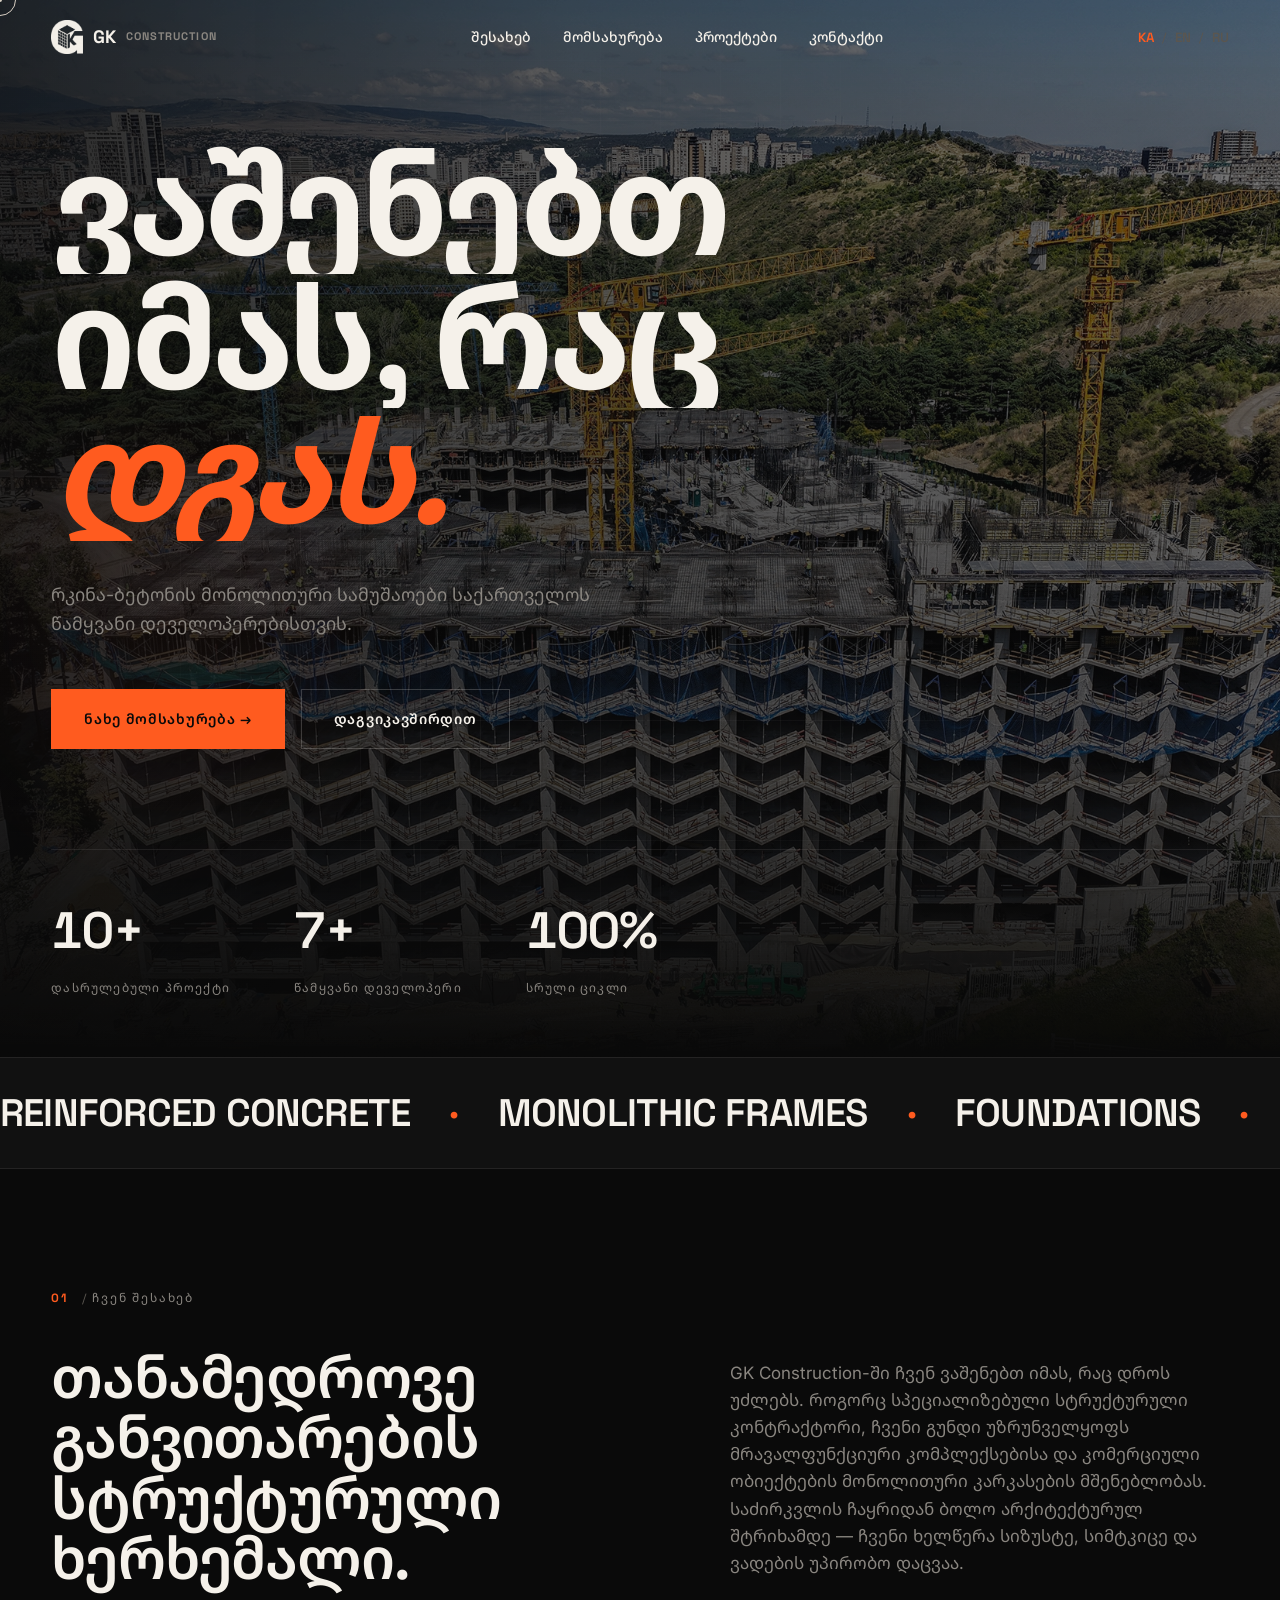
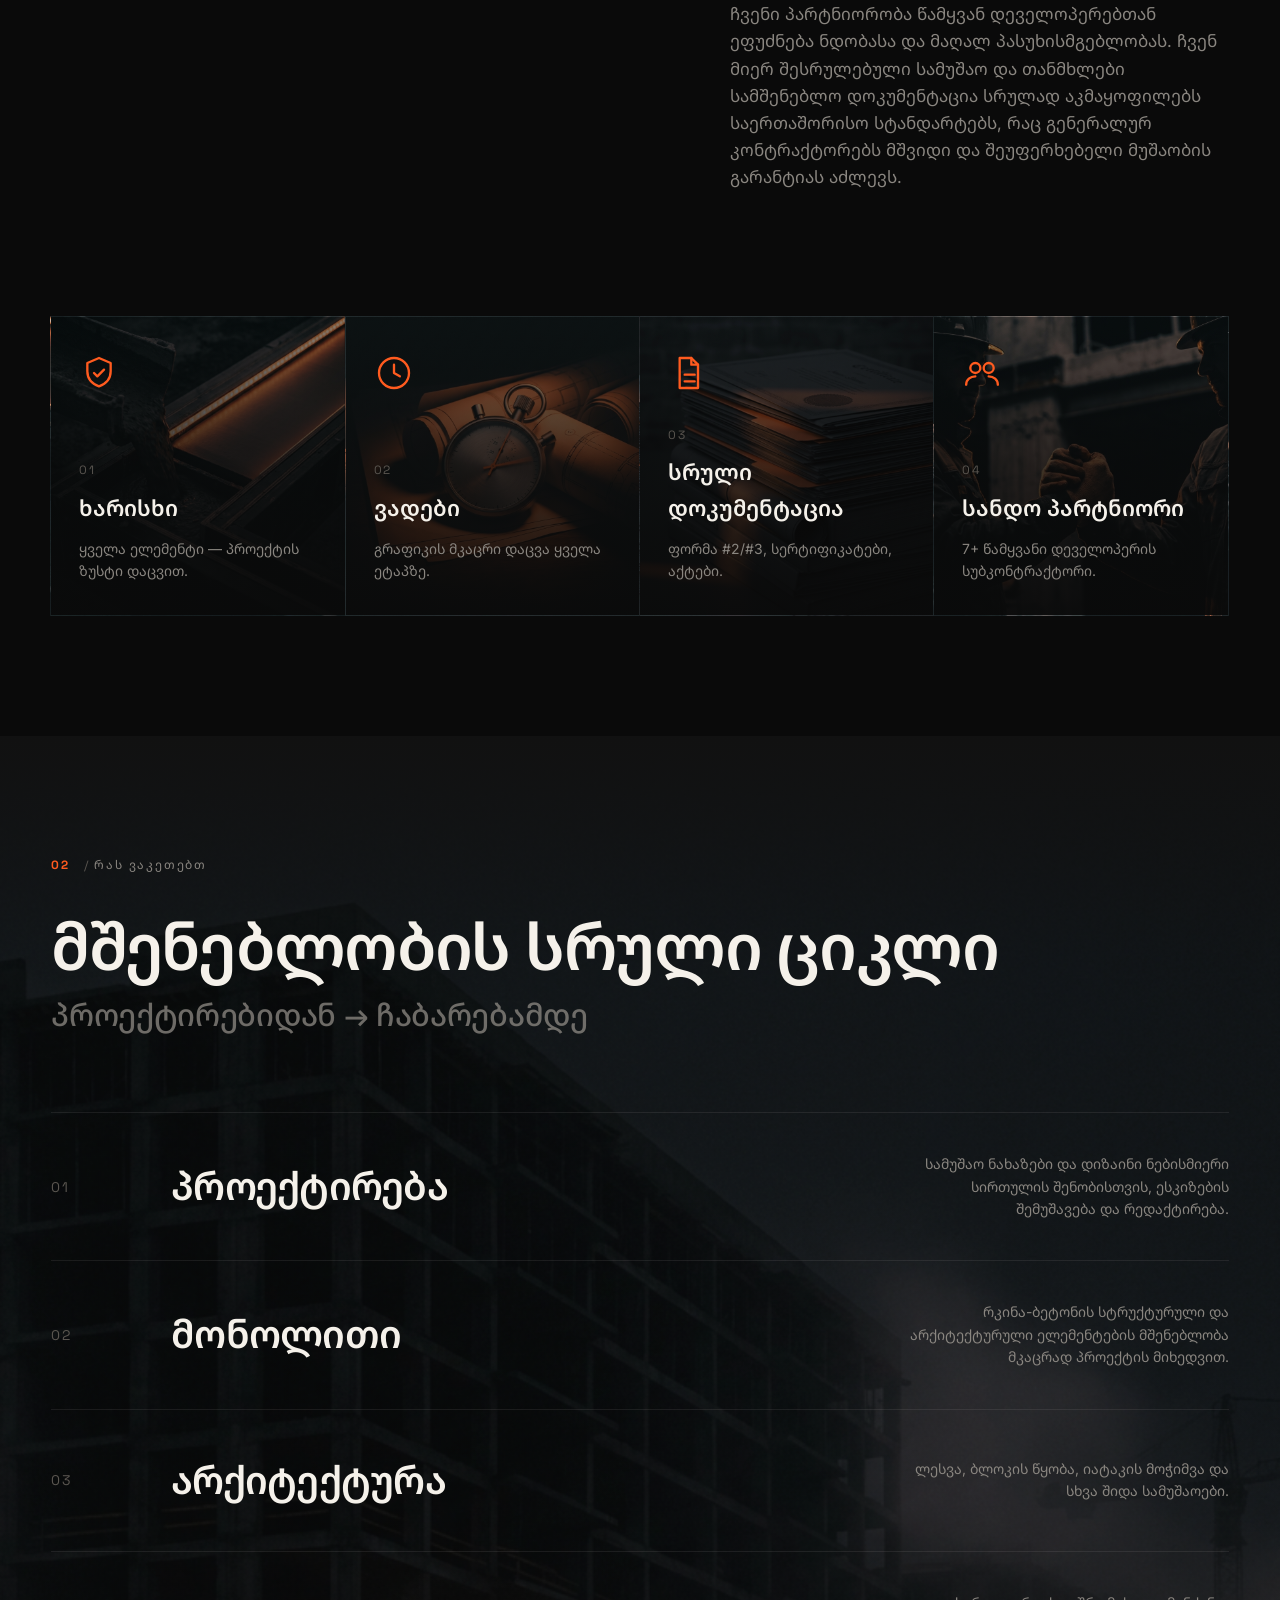
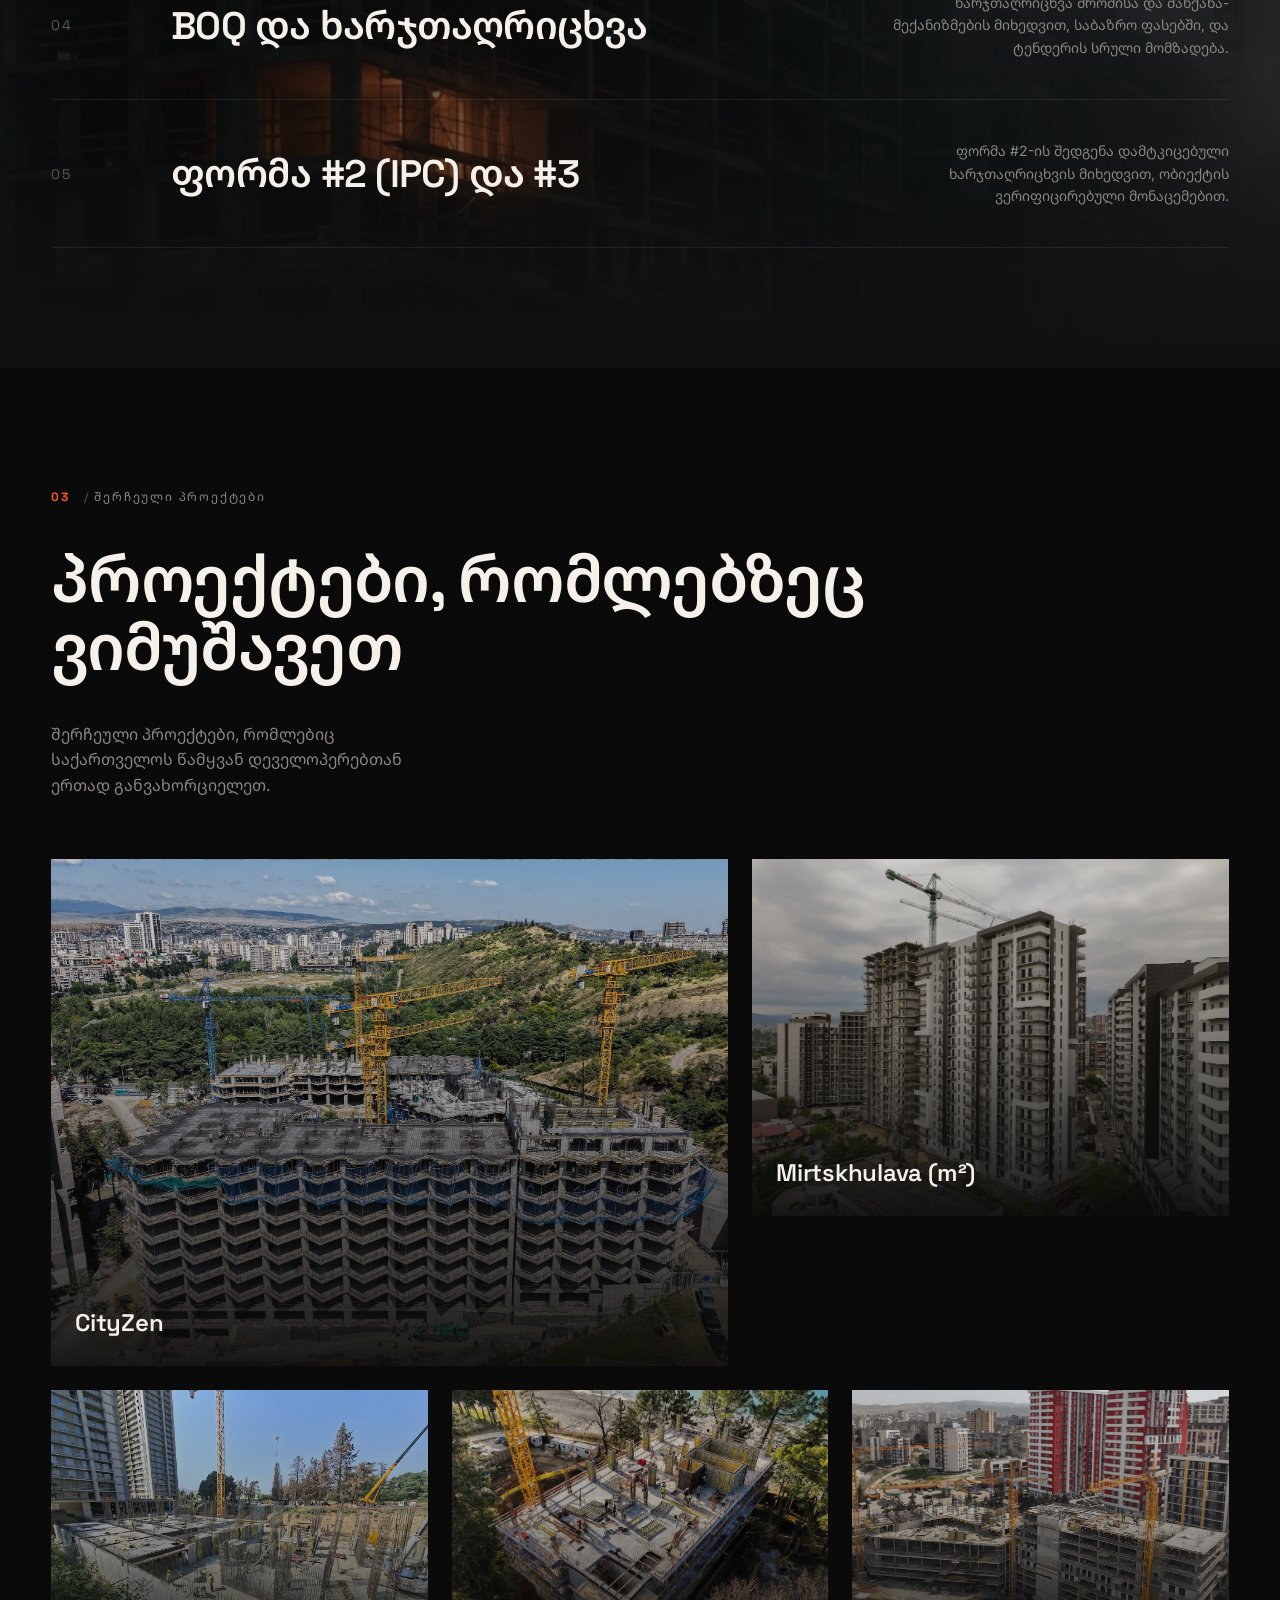
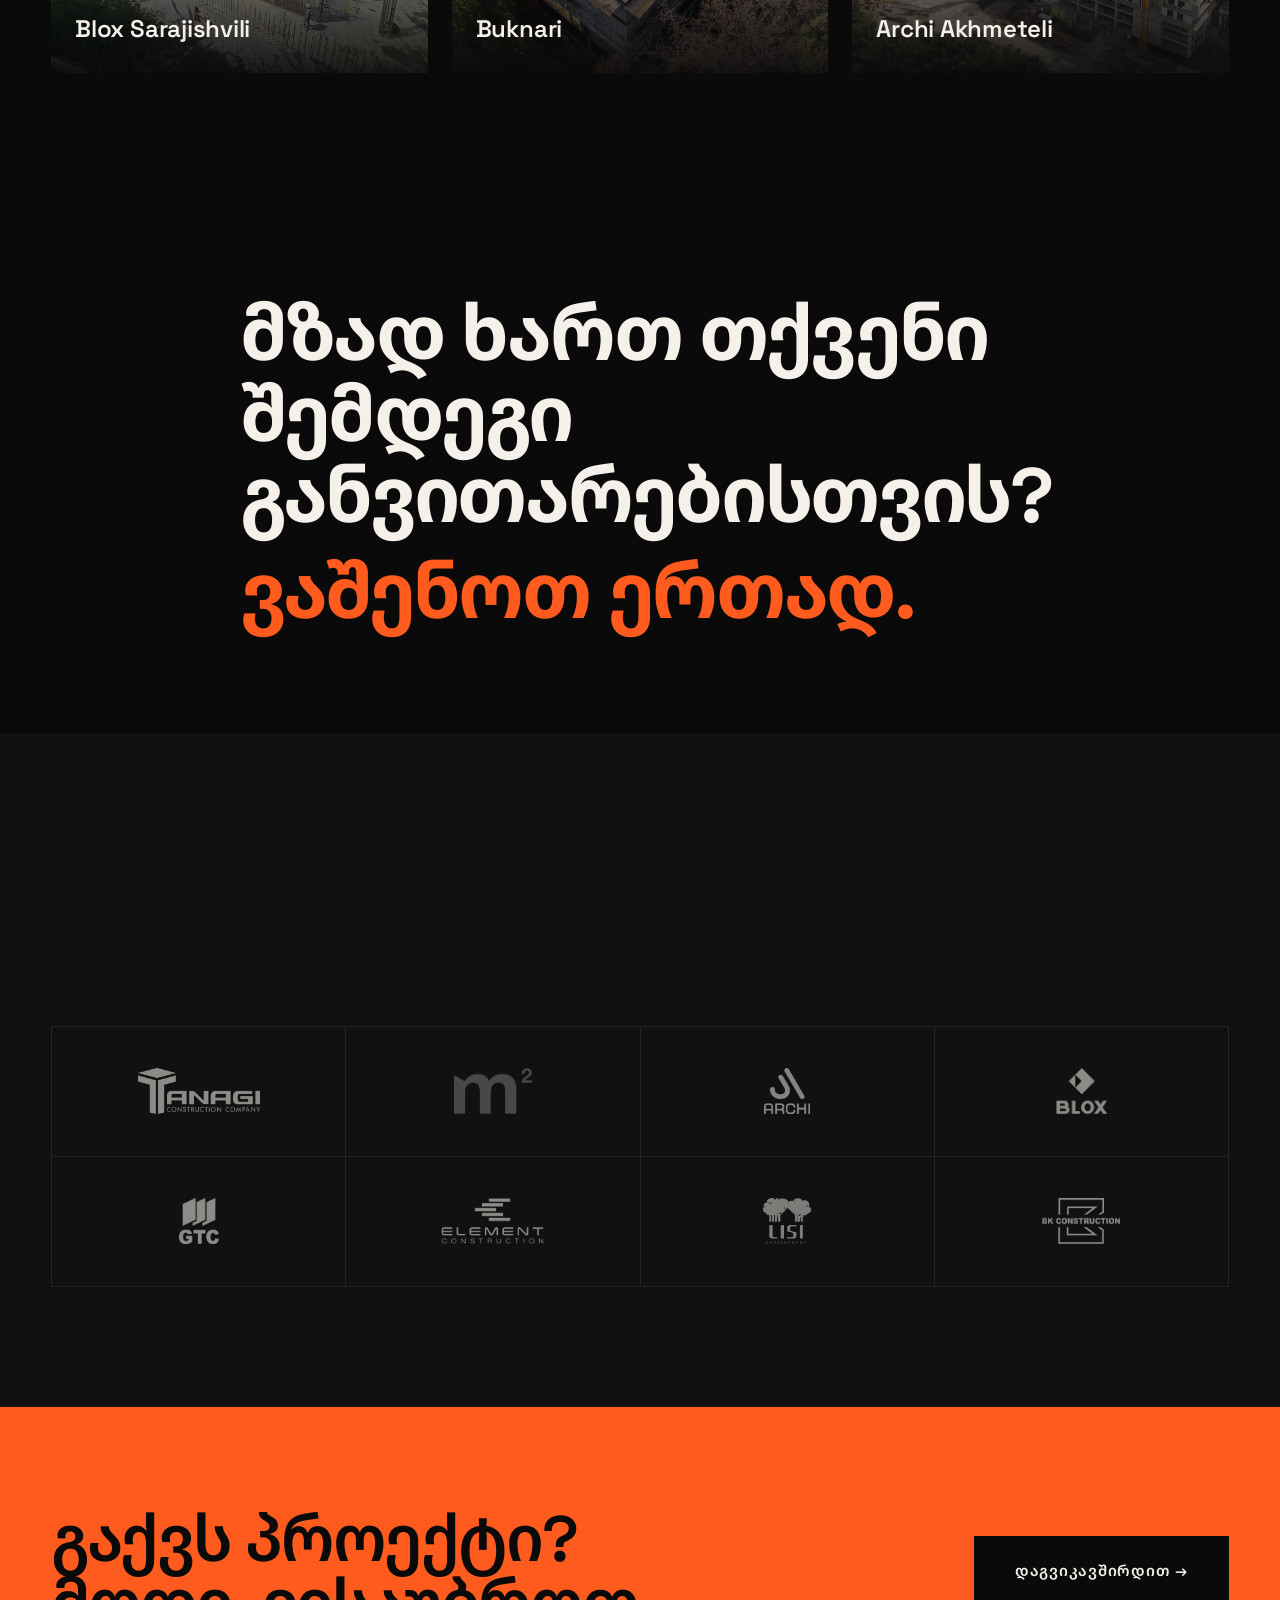
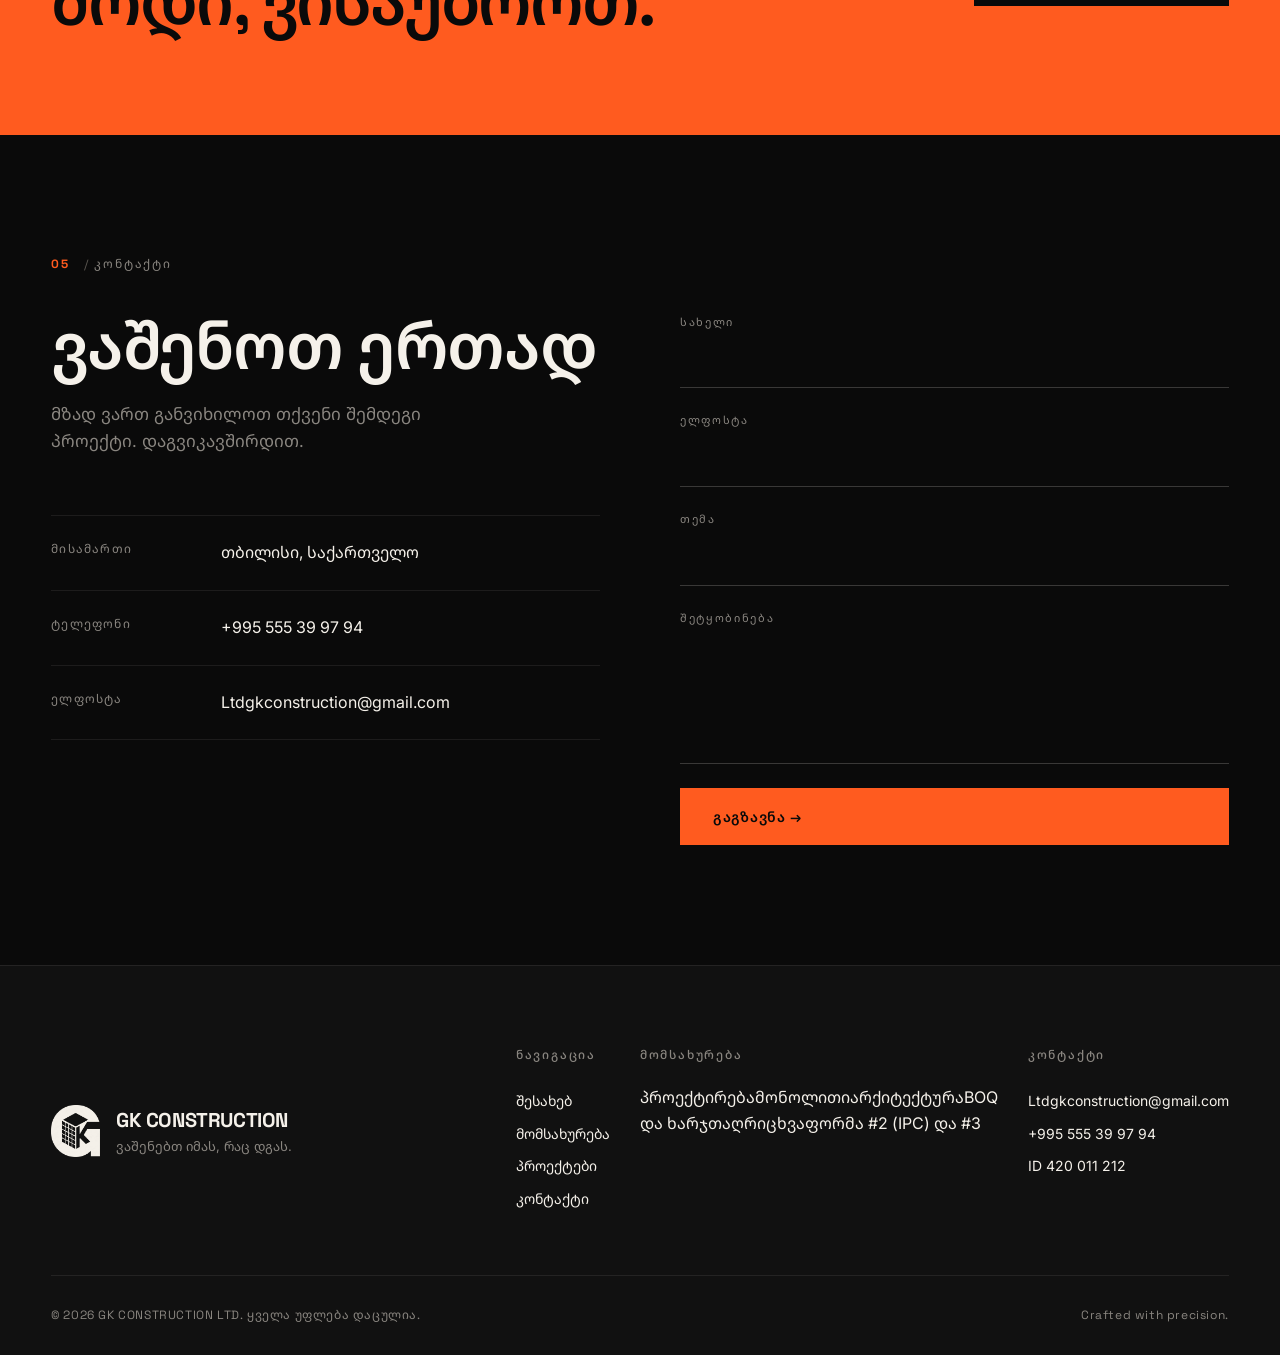
<file: index.html>
<!DOCTYPE html>
<html lang="ka">
<head>
  <meta charset="UTF-8" />
  <meta name="viewport" content="width=device-width, initial-scale=1.0" />
  <meta name="description" content="GK Construction LTD — სტრუქტურული კონტრაქტორი. რკინა-ბეტონის მონოლითური სამუშაოები, თბილისი." />
  <title>GK Construction — Structural Contractor</title>
  <link rel="preconnect" href="https://fonts.googleapis.com" />
  <link rel="preconnect" href="https://fonts.gstatic.com" crossorigin />
  <link href="https://fonts.googleapis.com/css2?family=Space+Grotesk:wght@300;400;500;600;700&family=Inter:wght@300;400;500;600;700&family=Noto+Sans+Georgian:wght@300;400;500;600;700;800&display=swap" rel="stylesheet" />
  <link rel="stylesheet" href="css/style.css" />
</head>
<body>

  <div class="loader" id="loader">
    <div class="loader-inner">
      <div class="loader-logo">GK</div>
      <div class="loader-build" aria-hidden="true">
        <svg viewBox="0 0 240 220" xmlns="http://www.w3.org/2000/svg">
          <defs>
            <clipPath id="archi-build-clip" clipPathUnits="userSpaceOnUse">
              <rect class="archi-clip-rect" x="50" y="210" width="124" height="0"/>
            </clipPath>
          </defs>

          <line x1="0" y1="210" x2="240" y2="210" stroke="currentColor" stroke-width="1.2" opacity="0.4"/>
          <line x1="0" y1="214" x2="240" y2="214" stroke="currentColor" stroke-width="0.5" opacity="0.15"/>

          <g opacity="0.1" fill="currentColor">
            <rect x="0" y="165" width="35" height="45"/>
            <rect x="38" y="150" width="25" height="60"/>
            <rect x="200" y="170" width="40" height="40"/>
            <rect x="170" y="155" width="28" height="55"/>
          </g>

          <g class="crane" stroke="currentColor" stroke-width="1.4" fill="none" opacity="0.9">
            <line x1="190" y1="25" x2="190" y2="115" stroke-width="2"/>
            <line x1="80" y1="30" x2="215" y2="30" stroke-width="2"/>
            <line x1="190" y1="15" x2="80" y2="30"/>
            <line x1="190" y1="15" x2="215" y2="30"/>
            <line x1="190" y1="45" x2="100" y2="30"/>
            <line x1="190" y1="55" x2="130" y2="30"/>
            <line x1="190" y1="65" x2="160" y2="30"/>
            <rect x="182" y="30" width="16" height="11" fill="currentColor" stroke="none"/>
            <rect x="207" y="26" width="8" height="8" fill="currentColor" stroke="none"/>
            <line x1="182" y1="210" x2="190" y2="115"/>
            <line x1="198" y1="210" x2="190" y2="115"/>
          </g>

          <g class="hook-group">
            <line class="hook-cable" x1="115" y1="30" x2="115" y2="180" stroke="currentColor" stroke-width="1" opacity="0.7"/>
            <rect class="hook" x="110" y="178" width="10" height="6" fill="currentColor"/>
          </g>

          <rect x="70" y="70" width="90" height="140" stroke="currentColor" stroke-width="1" stroke-dasharray="3,2" fill="none" opacity="0.22"/>

          <g class="building-fill" clip-path="url(#archi-build-clip)">
            <rect x="70" y="70" width="90" height="140" fill="#ff5b1f"/>

            <rect x="160" y="124" width="8" height="14" fill="#ff5b1f"/>
            <line x1="160" y1="124" x2="168" y2="124" stroke="#0a0a0a" stroke-width="0.7" opacity="0.55"/>
            <line x1="168" y1="124" x2="168" y2="138" stroke="#0a0a0a" stroke-width="0.7" opacity="0.55"/>

            <line x1="70" y1="70" x2="70" y2="210" stroke="#0a0a0a" stroke-width="1" opacity="0.45"/>
            <line x1="160" y1="70" x2="160" y2="210" stroke="#0a0a0a" stroke-width="1" opacity="0.45"/>

            <rect x="68" y="186" width="94" height="2" fill="#0a0a0a" opacity="0.55"/>
            <rect x="68" y="162" width="94" height="2" fill="#0a0a0a" opacity="0.55"/>
            <rect x="68" y="138" width="94" height="2" fill="#0a0a0a" opacity="0.55"/>
            <rect x="68" y="114" width="94" height="2" fill="#0a0a0a" opacity="0.55"/>
            <rect x="68" y="90" width="94" height="2" fill="#0a0a0a" opacity="0.55"/>
            <rect x="68" y="70" width="94" height="2" fill="#0a0a0a" opacity="0.55"/>

            <g fill="#0a0a0a">
              <rect x="78" y="95" width="14" height="14"/>
              <rect x="118" y="95" width="14" height="14"/>
              <rect x="138" y="95" width="14" height="14"/>

              <rect x="78" y="119" width="14" height="14"/>
              <rect x="118" y="119" width="14" height="14"/>
              <rect x="138" y="119" width="14" height="14"/>

              <rect x="98" y="143" width="14" height="14"/>
              <rect x="118" y="143" width="14" height="14"/>
              <rect x="138" y="143" width="14" height="14"/>

              <rect x="78" y="167" width="14" height="14"/>
              <rect x="98" y="167" width="14" height="14"/>
              <rect x="138" y="167" width="14" height="14"/>

              <rect x="78" y="191" width="14" height="14"/>
              <rect x="106" y="190" width="20" height="20"/>

            </g>

            <rect x="98" y="95" width="14" height="14" fill="#ffd700"/>
            <circle cx="102" cy="99" r="1.4" fill="#0a0a0a"/>
            <line x1="101.8" y1="100.3" x2="102.6" y2="105" stroke="#0a0a0a" stroke-width="1.5" stroke-linecap="round"/>
            <g class="w-plaster">
              <line x1="102.5" y1="101.3" x2="106" y2="101" stroke="#0a0a0a" stroke-width="1.1" stroke-linecap="round"/>
              <line x1="102.5" y1="102.3" x2="106" y2="102" stroke="#0a0a0a" stroke-width="1.1" stroke-linecap="round"/>
              <rect x="106" y="100" width="1.8" height="2.8" fill="#0a0a0a"/>
            </g>

            <rect x="98" y="119" width="14" height="14" fill="#ffd700"/>
            <circle cx="103" cy="123" r="1.4" fill="#0a0a0a"/>
            <line x1="103" y1="124.3" x2="103" y2="129" stroke="#0a0a0a" stroke-width="1.5" stroke-linecap="round"/>
            <line x1="103" y1="125.3" x2="105" y2="127" stroke="#0a0a0a" stroke-width="1.1" stroke-linecap="round"/>
            <g class="w-hammer">
              <line x1="103" y1="124.7" x2="106.5" y2="121.5" stroke="#0a0a0a" stroke-width="1.1" stroke-linecap="round"/>
              <line x1="105.5" y1="120.5" x2="108" y2="122.5" stroke="#0a0a0a" stroke-width="1.8" stroke-linecap="round"/>
            </g>

            <rect x="78" y="143" width="14" height="14" fill="#ffd700"/>
            <circle cx="82" cy="148" r="1.4" fill="#0a0a0a"/>
            <line x1="82" y1="149.3" x2="82" y2="153.5" stroke="#0a0a0a" stroke-width="1.5" stroke-linecap="round"/>
            <line x1="82" y1="150" x2="80" y2="151.5" stroke="#0a0a0a" stroke-width="1.1" stroke-linecap="round"/>
            <g class="w-roller">
              <line x1="82" y1="149.5" x2="85.5" y2="146" stroke="#0a0a0a" stroke-width="1.1" stroke-linecap="round"/>
              <rect x="84.5" y="144" width="3" height="1.8" fill="#0a0a0a"/>
              <line x1="86" y1="143.8" x2="86" y2="145.8" stroke="#0a0a0a" stroke-width="0.7"/>
            </g>

            <rect x="118" y="167" width="14" height="14" fill="#ffd700"/>
            <circle cx="122" cy="171" r="1.4" fill="#0a0a0a"/>
            <line x1="122" y1="172.3" x2="122" y2="177" stroke="#0a0a0a" stroke-width="1.5" stroke-linecap="round"/>
            <g class="w-drill">
              <line x1="122.3" y1="173.3" x2="126" y2="173" stroke="#0a0a0a" stroke-width="1.1" stroke-linecap="round"/>
              <line x1="122.3" y1="174.3" x2="126" y2="174" stroke="#0a0a0a" stroke-width="1.1" stroke-linecap="round"/>
              <rect x="126" y="172.7" width="2.4" height="2" fill="#0a0a0a"/>
              <line x1="128.4" y1="173.7" x2="130" y2="173.7" stroke="#0a0a0a" stroke-width="0.7" stroke-linecap="round"/>
            </g>

            <rect x="138" y="191" width="14" height="14" fill="#ffd700"/>
            <!-- W5: KNEELING FLOOR LAYER — installing tile/laminate -->
            <circle cx="141" cy="195" r="1.3" fill="#0a0a0a"/>
            <line x1="141" y1="196.2" x2="144.5" y2="200" stroke="#0a0a0a" stroke-width="1.5" stroke-linecap="round"/>
            <line x1="144.5" y1="200" x2="143" y2="204" stroke="#0a0a0a" stroke-width="1.1" stroke-linecap="round"/>
            <line x1="144.5" y1="200" x2="147" y2="203.5" stroke="#0a0a0a" stroke-width="1.1" stroke-linecap="round"/>
            <g class="w-floor">
              <line x1="143" y1="198" x2="147" y2="201.5" stroke="#0a0a0a" stroke-width="1.05" stroke-linecap="round"/>
              <line x1="143.5" y1="198.8" x2="148" y2="202" stroke="#0a0a0a" stroke-width="1.05" stroke-linecap="round"/>
            </g>
            <rect x="146" y="202.8" width="5" height="1.2" fill="#0a0a0a"/>
            <line x1="139" y1="204" x2="151" y2="204" stroke="#0a0a0a" stroke-width="0.5" opacity="0.6"/>
          </g>

          <g class="facade-worker" opacity="0">
            <!-- Cables hang all the way up from the crane jib (y=30) to the platform -->
            <line x1="164" y1="30" x2="164" y2="170" stroke="#8a8680" stroke-width="0.6"/>
            <line x1="178" y1="30" x2="178" y2="170" stroke="#8a8680" stroke-width="0.6"/>
            <!-- Platform pressed close to the right facade -->
            <rect x="162" y="170" width="18" height="2.5" fill="#8a8680"/>
            <!-- Worker faces LEFT toward the wall at x=160 -->
            <rect x="168" y="159" width="5" height="1.6" fill="#ffd700"/>
            <circle cx="170.5" cy="162" r="1.5" fill="#f5f1ea"/>
            <line x1="170.5" y1="163" x2="170.5" y2="168" stroke="#f5f1ea" stroke-width="1.4" stroke-linecap="round"/>
            <line x1="170.5" y1="168" x2="168.5" y2="170" stroke="#f5f1ea" stroke-width="1" stroke-linecap="round"/>
            <line x1="170.5" y1="168" x2="172.5" y2="170" stroke="#f5f1ea" stroke-width="1" stroke-linecap="round"/>
            <line x1="170.5" y1="165" x2="173" y2="166" stroke="#f5f1ea" stroke-width="1" stroke-linecap="round"/>
            <g class="worker-arm-trowel">
              <line x1="170.5" y1="164" x2="166" y2="165" stroke="#f5f1ea" stroke-width="1" stroke-linecap="round"/>
              <line x1="166" y1="165" x2="162" y2="164" stroke="#ffd700" stroke-width="1.5" stroke-linecap="round"/>
            </g>
          </g>
        </svg>
      </div>

      <div class="loader-counter">0%</div>
    </div>
  </div>

  <div class="cursor" id="cursor"></div>
  <div class="cursor-dot" id="cursor-dot"></div>

  <header class="nav" id="nav">
    <div class="nav-inner">
      <a href="index.html" class="nav-logo" data-cursor="hover">
        <img class="logo-img" src="images/logo-mark.png" alt="GK Construction" />
        <span class="logo-text">GK</span>
        <span class="logo-sub">CONSTRUCTION</span>
      </a>
      <nav class="nav-links">
        <a href="#about" data-i18n="nav.about" data-cursor="hover">შესახებ</a>
        <a href="#services" data-i18n="nav.services" data-cursor="hover">საქმიანობა</a>
        <a href="#projects" data-i18n="nav.projects" data-cursor="hover">პროექტები</a>
        <a href="#contact" data-i18n="nav.contact" data-cursor="hover">კონტაქტი</a>
      </nav>
      <div class="nav-right">
        <div class="lang-switcher" id="lang-switcher" data-cursor="hover">
          <button class="lang-btn active" data-lang="ka">KA</button>
          <span>/</span>
          <button class="lang-btn" data-lang="en">EN</button>
          <span>/</span>
          <button class="lang-btn" data-lang="ru">RU</button>
        </div>
        <button class="menu-toggle" id="menu-toggle" aria-label="Menu">
          <span></span><span></span>
        </button>
      </div>
    </div>
  </header>

  <div class="mobile-menu" id="mobile-menu">
    <nav>
      <a href="#about" data-i18n="nav.about">შესახებ</a>
      <a href="#services" data-i18n="nav.services">საქმიანობა</a>
      <a href="#projects" data-i18n="nav.projects">პროექტები</a>
      <a href="#contact" data-i18n="nav.contact">კონტაქტი</a>
    </nav>
  </div>

  <main>
    <section class="hero" id="hero">
      <div class="hero-photo"></div>
      <div class="hero-bg"><div class="hero-grid"></div></div>
      <div class="hero-inner">
        <h1 class="hero-title">
          <span class="line"><span data-i18n="hero.title1">ვაშენებთ</span></span>
          <span class="line"><span data-i18n="hero.title2">იმას, რაც</span></span>
          <span class="line accent"><span data-i18n="hero.title3">დგას.</span></span>
        </h1>
        <p class="hero-sub" data-i18n="hero.sub">რკინა-ბეტონის მონოლითური სამუშაოები საქართველოს წამყვანი დეველოპერებისთვის.</p>
        <div class="hero-actions">
          <a href="#services" class="btn btn-primary" data-cursor="hover" data-i18n="hero.cta1">გაიგე მეტი →</a>
          <a href="#contact" class="btn btn-ghost" data-cursor="hover" data-i18n="hero.cta2">დაგვიკავშირდით</a>
        </div>
      </div>
      <div class="hero-stats">
        <div class="hero-stat"><div class="stat-num">10+</div><div class="stat-label" data-i18n="hero.stat1">მიმართულება</div></div>
        <div class="hero-stat"><div class="stat-num">7+</div><div class="stat-label" data-i18n="hero.stat2">პროექტი</div></div>
        <div class="hero-stat"><div class="stat-num">100%</div><div class="stat-label" data-i18n="hero.stat3">წელი ბაზარზე</div></div>
      </div>
    </section>

    <div class="marquee"><div class="marquee-track">
      <span>REINFORCED CONCRETE</span><span>·</span><span>MONOLITHIC FRAMES</span><span>·</span><span>FOUNDATIONS</span><span>·</span><span>STRUCTURAL WORKS</span><span>·</span><span>GEODESY</span><span>·</span><span>DOCUMENTATION</span><span>·</span><span>REINFORCED CONCRETE</span><span>·</span><span>MONOLITHIC FRAMES</span><span>·</span><span>FOUNDATIONS</span><span>·</span><span>STRUCTURAL WORKS</span><span>·</span><span>GEODESY</span><span>·</span><span>DOCUMENTATION</span><span>·</span>
    </div></div>

    <section class="about" id="about">
      <div class="container">
        <div class="section-head">
          <span class="section-num">01</span>
          <span class="section-label" data-i18n="about.label">ჩვენ შესახებ</span>
        </div>
        <div class="about-grid">
          <h2 class="about-title"><span data-i18n="about.title">ერთი ჰოლდინგი — სრული სამშენებლო ციკლი ფუნდამენტიდან საბოლოო შტრიხამდე.</span></h2>
          <div class="about-text">
            <p data-i18n="about.p1">GK Construction-ში ჩვენ ვაშენებთ იმას, რაც დროს უძლებს. როგორც სპეციალიზებული სტრუქტურული კონტრაქტორი, ჩვენი გუნდი უზრუნველყოფს მრავალფუნქციური კომპლექსებისა და კომერციული ობიექტების მონოლითური კარკასების მშენებლობას.</p>
            <p data-i18n="about.p2">ჩვენი პარტნიორობა წამყვან დეველოპერებთან ეფუძნება ნდობასა და მაღალ პასუხისმგებლობას. შესრულებული სამუშაო და დოკუმენტაცია სრულად აკმაყოფილებს საერთაშორისო სტანდარტებს.</p>
          </div>
        </div>
        <div class="values">
          <div class="value" style="background-image:url('images/textures/quality.png')">
            <span class="value-icon"><svg viewBox="0 0 24 24" fill="none" stroke="currentColor" stroke-width="1.4" stroke-linecap="round" stroke-linejoin="round"><path d="M12 3l7 3v5c0 4.5-3 7.6-7 9-4-1.4-7-4.5-7-9V6z"/><path d="M9 12l2 2 4-4"/></svg></span>
            <div class="value-num">01</div>
            <h3 data-i18n="about.v1t">ხარისხი</h3>
            <p data-i18n="about.v1p">ყველა ელემენტი — პროექტის ზუსტი დაცვით.</p>
          </div>
          <div class="value" style="background-image:url('images/textures/schedule.png')">
            <span class="value-icon"><svg viewBox="0 0 24 24" fill="none" stroke="currentColor" stroke-width="1.4" stroke-linecap="round" stroke-linejoin="round"><circle cx="12" cy="12" r="9"/><path d="M12 7v5l3.5 2"/></svg></span>
            <div class="value-num">02</div>
            <h3 data-i18n="about.v2t">ვადები</h3>
            <p data-i18n="about.v2p">გრაფიკის მკაცრი დაცვა ყველა ეტაპზე.</p>
          </div>
          <div class="value" style="background-image:url('images/textures/documentation.png')">
            <span class="value-icon"><svg viewBox="0 0 24 24" fill="none" stroke="currentColor" stroke-width="1.4" stroke-linecap="round" stroke-linejoin="round"><path d="M7 3h7l4 4v14H7z"/><path d="M14 3v4h4"/><path d="M10 13h6M10 17h6"/></svg></span>
            <div class="value-num">03</div>
            <h3 data-i18n="about.v3t">სრული დოკუმენტაცია</h3>
            <p data-i18n="about.v3p">ფორმა #2/#3, სერტიფიკატები, აქტები.</p>
          </div>
          <div class="value" style="background-image:url('images/textures/partner.png')">
            <span class="value-icon"><svg viewBox="0 0 24 24" fill="none" stroke="currentColor" stroke-width="1.4" stroke-linecap="round" stroke-linejoin="round"><circle cx="8" cy="9" r="3"/><circle cx="16" cy="9" r="3"/><path d="M2.5 19c0-3 2.5-5 5.5-5M21.5 19c0-3-2.5-5-5.5-5"/></svg></span>
            <div class="value-num">04</div>
            <h3 data-i18n="about.v4t">სანდო პარტნიორი</h3>
            <p data-i18n="about.v4p">7+ წამყვანი დეველოპერის სუბკონტრაქტორი.</p>
          </div>
        </div>
      </div>
    </section>

    <section class="services" id="services">
      <div class="container">
        <div class="section-head">
          <span class="section-num">02</span>
          <span class="section-label" data-i18n="services.label">საქმიანობის მიმართულებები</span>
        </div>
        <h2 class="services-title"><span class="title-main" data-i18n="services.titleA">მშენებლობის სრული ციკლი</span><span class="title-sub" data-i18n="services.titleB">პროექტირებიდან → ჩაბარებამდე</span></h2>
        <div class="services-list" id="services-list"></div>
      </div>
    </section>

    <section class="projects" id="projects">
      <div class="container">
        <div class="section-head">
          <span class="section-num">03</span>
          <span class="section-label" data-i18n="projects.label">შერჩეული პროექტები</span>
        </div>
        <div class="projects-head">
          <h2 class="projects-title"><span data-i18n="projects.title">ჩვენი ნაშრომი</span></h2>
          <p class="projects-sub" data-i18n="projects.sub">შერჩეული პროექტები, რომლებიც საქართველოს წამყვან დეველოპერებთან ერთად განვახორციელეთ.</p>
        </div>
        <div class="projects-grid" id="projects-grid"></div>
      </div>
    </section>

    <!-- CINEMATIC SHOWCASE BAND -->
    <section class="showcase" id="showcase">
      <div class="showcase-img" data-parallax="0.2"></div>
      <div class="showcase-overlay">
        <div class="container">
          <h2 class="showcase-title"><span class="showcase-q" data-i18n="showcase.line1">მზად ხართ თქვენი შემდეგი განვითარებისთვის?</span><span class="showcase-accent" data-i18n="showcase.line2">ვაშენოთ ერთად.</span></h2>
        </div>
      </div>
    </section>

    <!-- PARTNERS -->
    <section class="partners" id="partners">
      <div class="container">
        <div class="section-head">
          <span class="section-num">04</span>
          <span class="section-label" data-i18n="partners.label">პარტნიორები</span>
        </div>
        <h2 class="partners-title"><span data-i18n="partners.title">წამყვანი დეველოპერების ნდობა</span></h2>
        <div class="partners-grid" id="partners-grid"></div>
      </div>
    </section>

    <section class="cta-band">
      <div class="container">
        <h2><span class="cta-q" data-i18n="cta.titleQ">გაქვს პროექტი?</span> <span class="cta-a" data-i18n="cta.titleA">მოდი, ვისაუბროთ.</span></h2>
        <a href="#contact" class="btn btn-primary btn-lg" data-cursor="hover" data-i18n="cta.btn">დაიწყე საუბარი →</a>
      </div>
    </section>

    <section class="contact" id="contact">
      <div class="container">
        <div class="section-head">
          <span class="section-num">05</span>
          <span class="section-label" data-i18n="contact.label">კონტაქტი</span>
        </div>
        <div class="contact-grid">
          <div class="contact-left">
            <h2><span data-i18n="contact.title">დაგვიკავშირდი</span></h2>
            <p data-i18n="contact.sub">მზად ვართ მოვისმინოთ შენი იდეა. შეავსე ფორმა ან დაგვირეკე პირდაპირ.</p>
            <div class="contact-info">
              <div class="info-item"><span class="info-label" data-i18n="contact.addr">მისამართი</span><span class="info-value">თბილისი, საქართველო</span></div>
              <div class="info-item"><span class="info-label" data-i18n="contact.phone">ტელეფონი</span><a href="tel:+995555399794" class="info-value">+995 555 39 97 94</a></div>
              <div class="info-item"><span class="info-label" data-i18n="contact.email">ელფოსტა</span><a href="mailto:Ltdgkconstruction@gmail.com" class="info-value">Ltdgkconstruction@gmail.com</a></div>
            </div>
          </div>
          <form class="contact-form" id="contact-form">
            <div class="field"><label data-i18n="form.name">სახელი</label><input type="text" name="name" required /></div>
            <div class="field"><label data-i18n="form.email">ელფოსტა</label><input type="email" name="email" required /></div>
            <div class="field"><label data-i18n="form.subject">თემა</label><input type="text" name="subject" /></div>
            <div class="field"><label data-i18n="form.message">შეტყობინება</label><textarea name="message" rows="5" required></textarea></div>
            <button type="submit" class="btn btn-primary" data-cursor="hover" data-i18n="form.submit">გაგზავნა →</button>
          </form>
        </div>
      </div>
    </section>
  </main>

  <footer class="footer">
    <div class="container">
      <div class="footer-top">
        <div class="footer-brand">
          <img class="logo-img logo-img-footer" src="images/logo-mark.png" alt="GK Construction" />
          <div>
            <div class="footer-logo">GK CONSTRUCTION</div>
            <div class="footer-tag" data-i18n="footer.tag">Building the Future, Today.</div>
          </div>
        </div>
        <div class="footer-cols">
          <div class="footer-col">
            <h4 data-i18n="footer.nav">ნავიგაცია</h4>
            <a href="#about" data-i18n="nav.about">შესახებ</a>
            <a href="#services" data-i18n="nav.services">საქმიანობა</a>
            <a href="#projects" data-i18n="nav.projects">პროექტები</a>
            <a href="#contact" data-i18n="nav.contact">კონტაქტი</a>
          </div>
          <div class="footer-col">
            <h4 data-i18n="footer.services">სერვისები</h4>
            <div id="footer-services"></div>
          </div>
          <div class="footer-col">
            <h4 data-i18n="footer.social">კონტაქტი</h4>
            <a href="mailto:Ltdgkconstruction@gmail.com">Ltdgkconstruction@gmail.com</a>
            <a href="tel:+995555399794">+995 555 39 97 94</a>
            <a href="#">ID 420 011 212</a>
          </div>
        </div>
      </div>
      <div class="footer-bottom">
        <span>© 2026 GK CONSTRUCTION LTD. <span data-i18n="footer.rights">ყველა უფლება დაცულია.</span></span>
        <span>Crafted with precision.</span>
      </div>
    </div>
  </footer>

  <!-- LIGHTBOX GALLERY -->
  <div class="lightbox" id="lightbox" aria-hidden="true">
    <button class="lb-close" id="lb-close" aria-label="Close">&times;</button>
    <button class="lb-nav lb-prev" id="lb-prev" aria-label="Previous">&#8249;</button>
    <button class="lb-nav lb-next" id="lb-next" aria-label="Next">&#8250;</button>
    <div class="lb-stage"><img class="lb-img" id="lb-img" alt="" /></div>
    <div class="lb-bar">
      <span class="lb-title" id="lb-title"></span>
      <span class="lb-counter" id="lb-counter"></span>
    </div>
    <div class="lb-thumbs" id="lb-thumbs"></div>
  </div>

  <script src="js/translations.js"></script>
  <script src="js/data.js"></script>
  <script src="js/main.js"></script>
  <script src="js/service-page.js"></script>

</body>
</html>
</file>
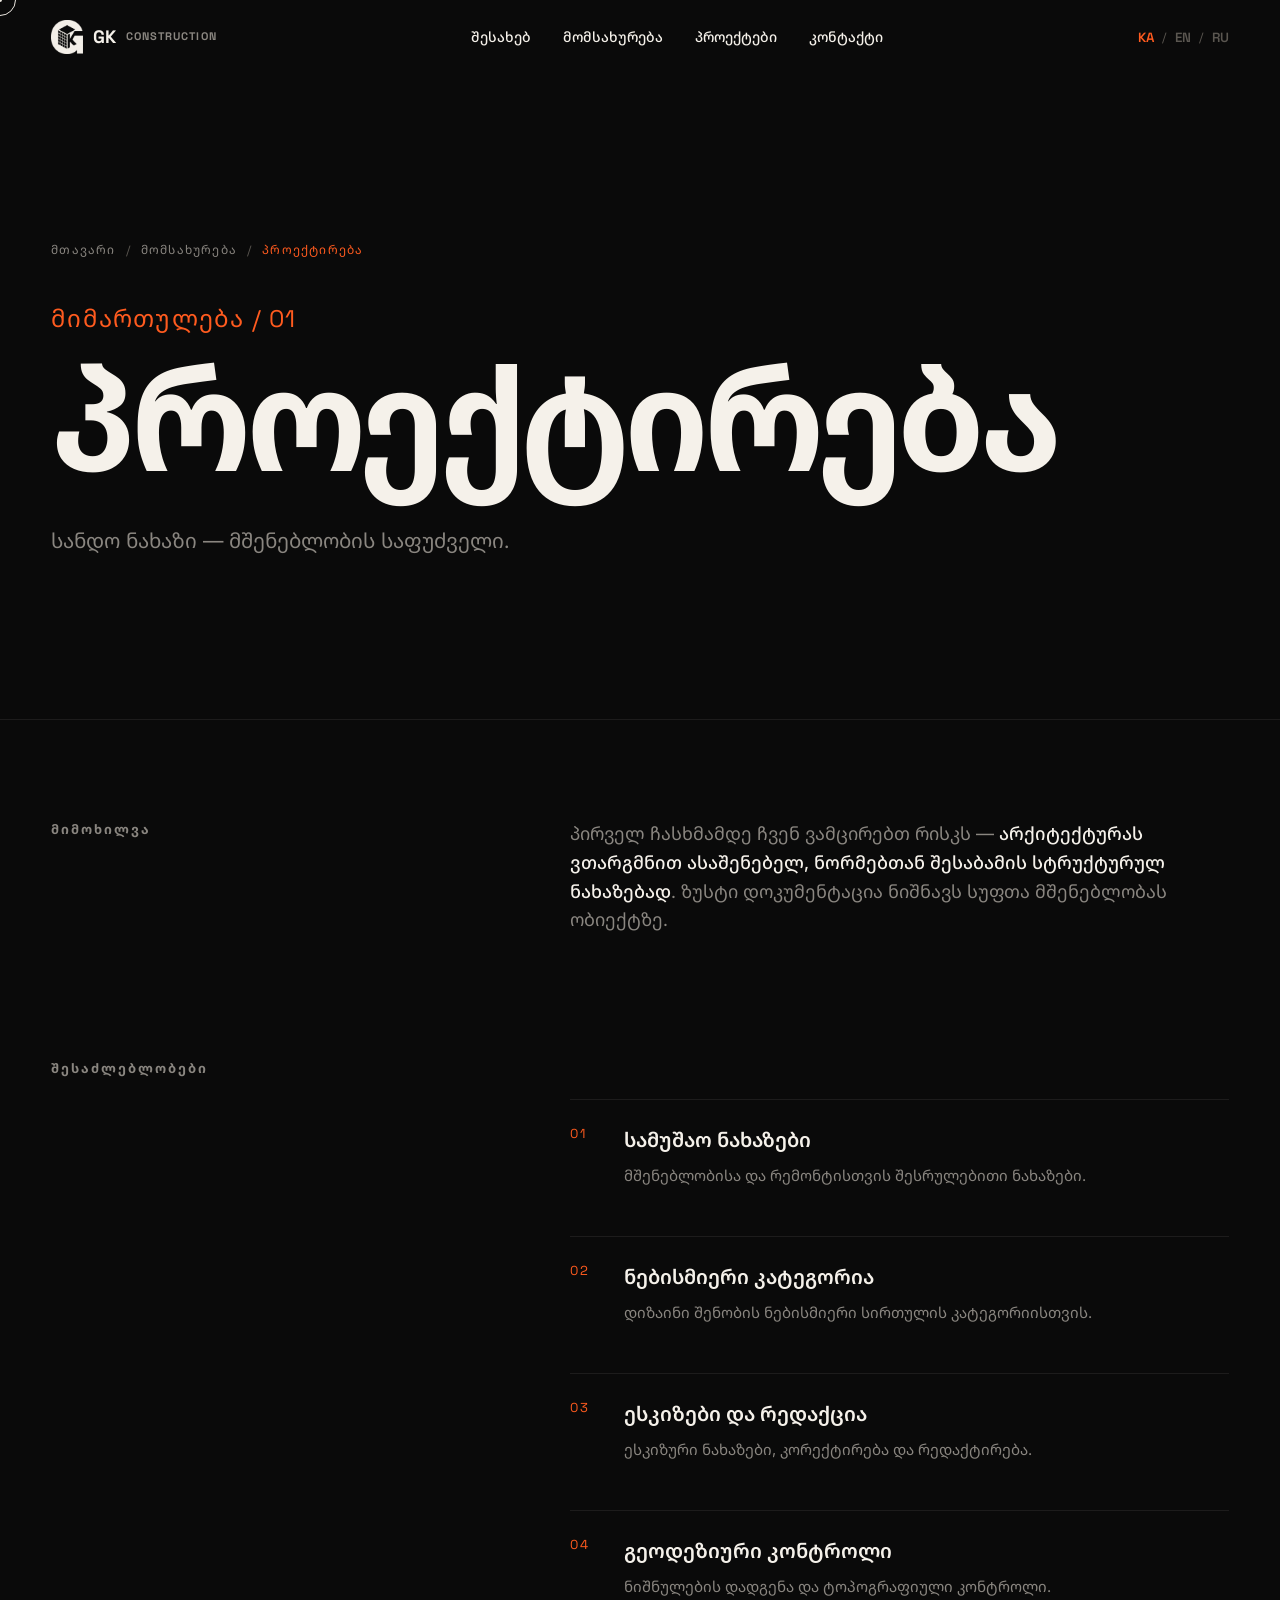
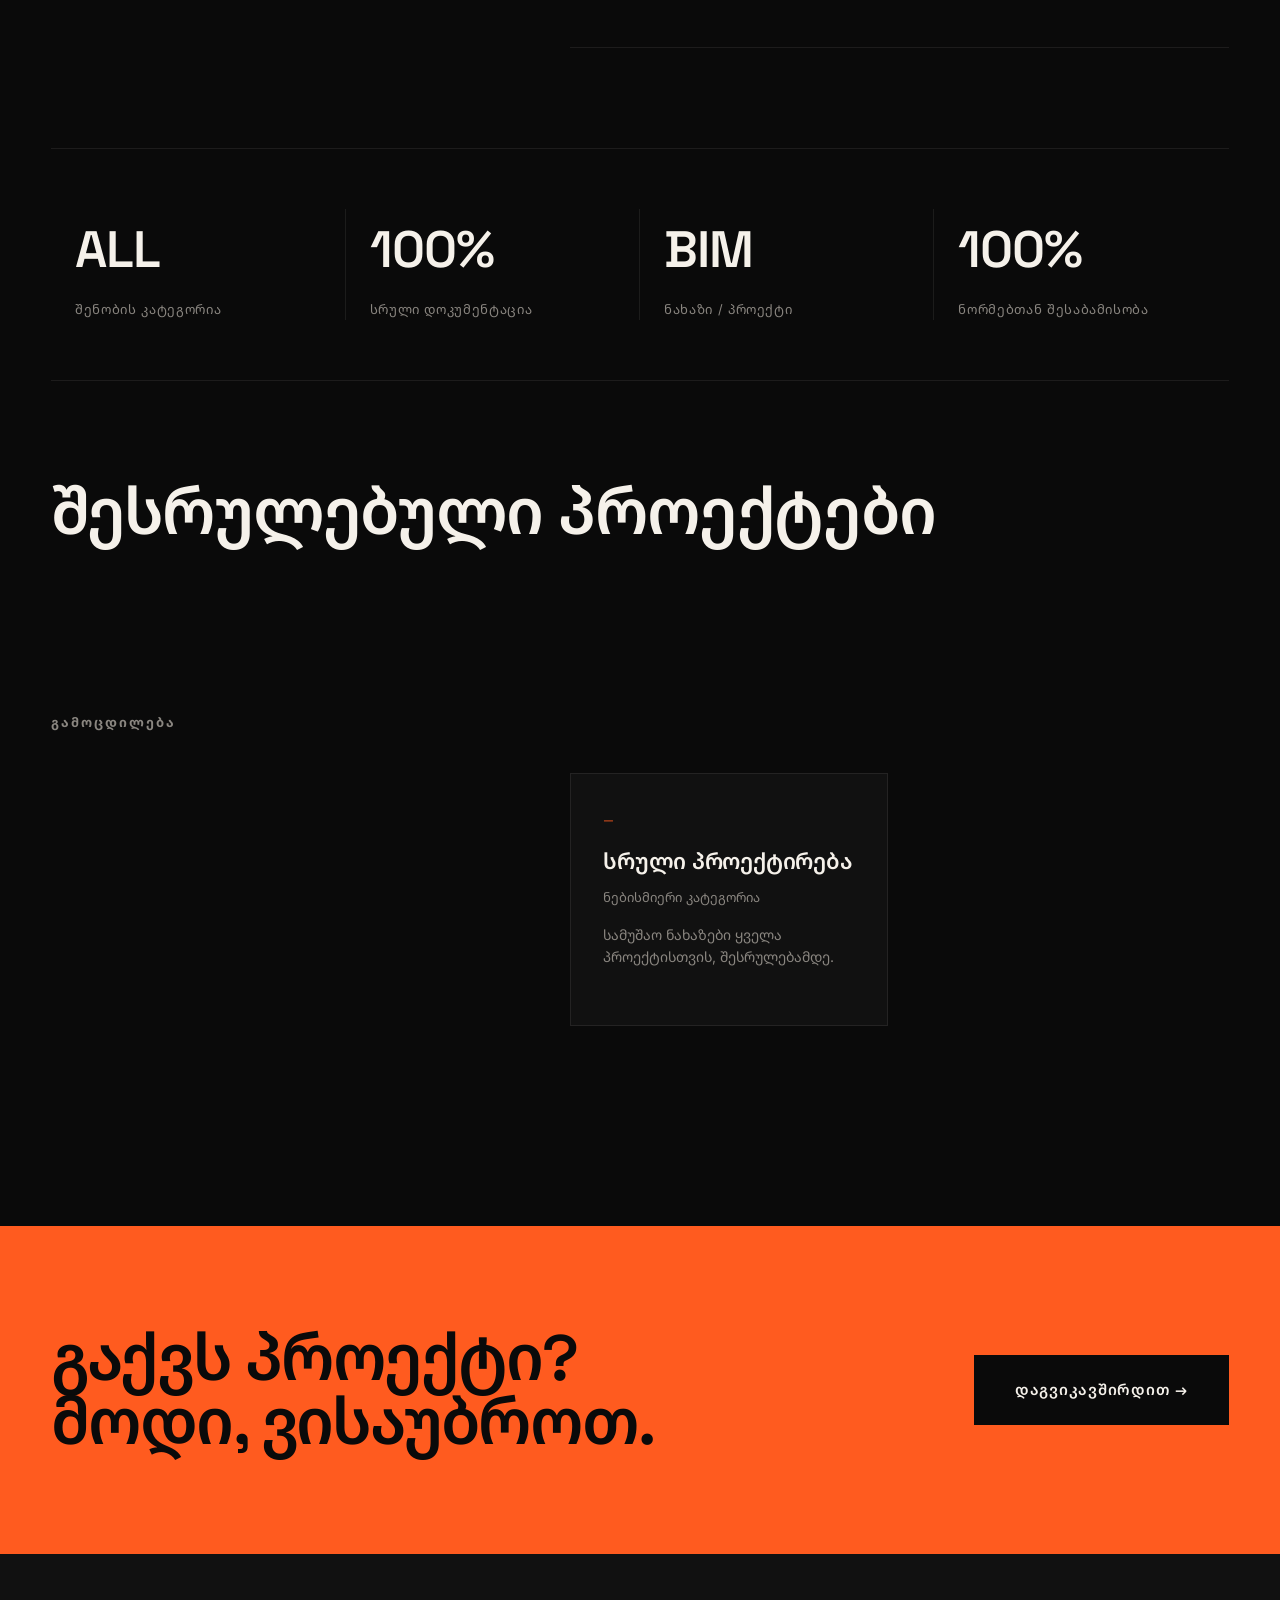
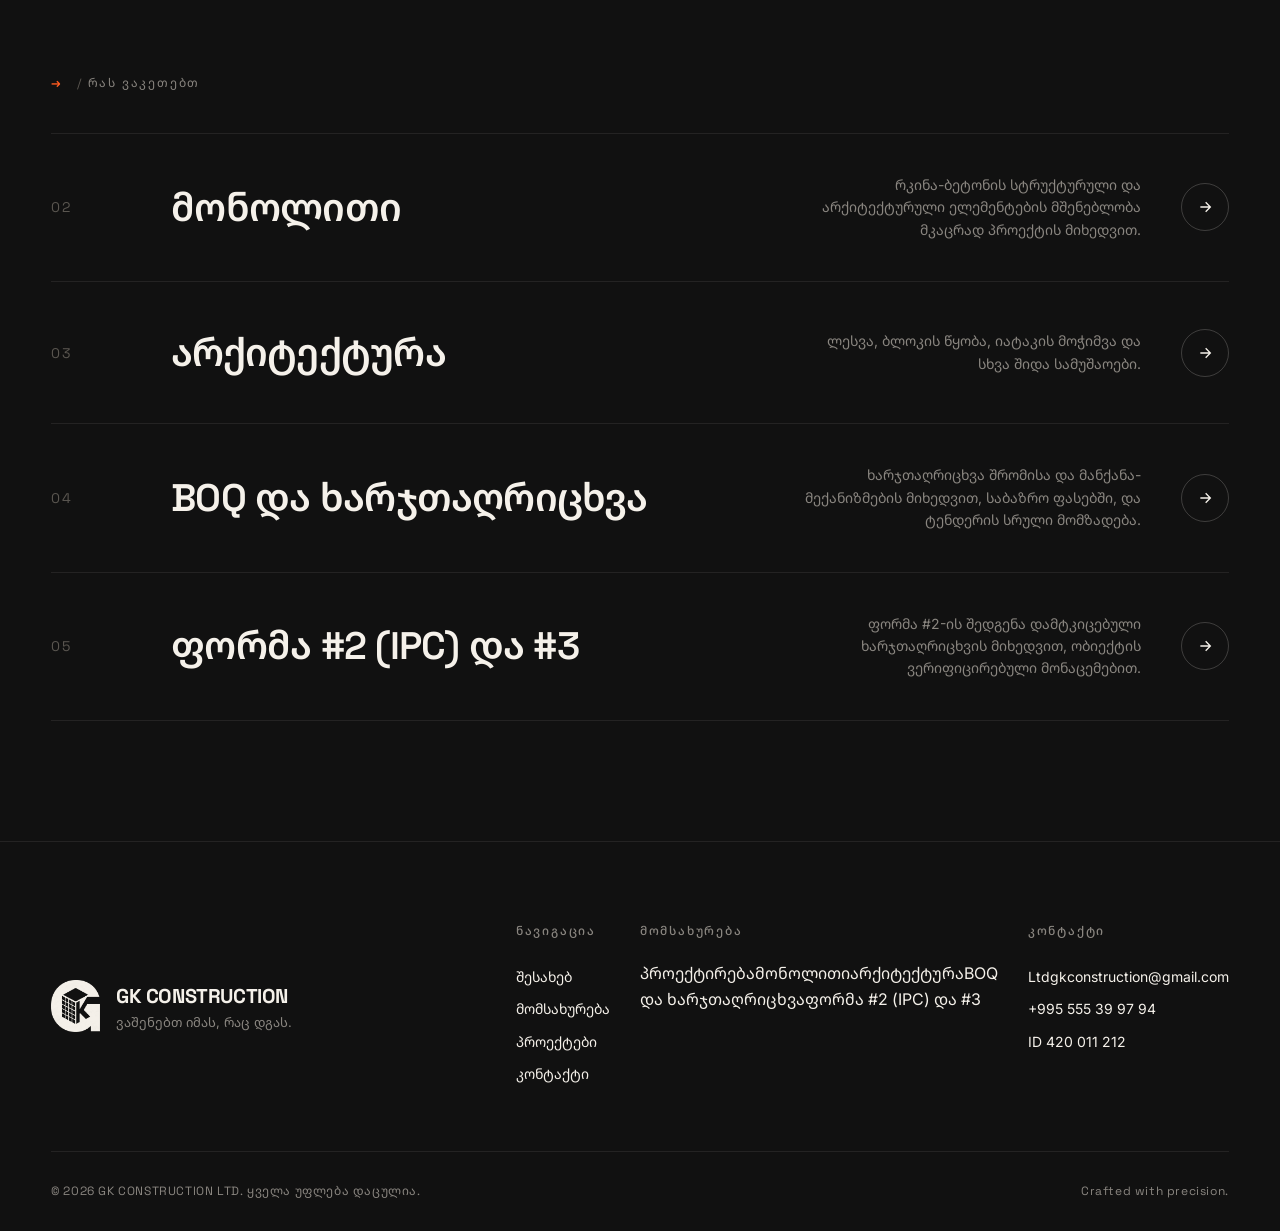
<file: service.html>
<!DOCTYPE html>
<html lang="ka">
<head>
  <meta charset="UTF-8" />
  <meta name="viewport" content="width=device-width, initial-scale=1.0" />
  <title>GK Construction — Service</title>
  <link rel="preconnect" href="https://fonts.googleapis.com" />
  <link rel="preconnect" href="https://fonts.gstatic.com" crossorigin />
  <link href="https://fonts.googleapis.com/css2?family=Space+Grotesk:wght@300;400;500;600;700&family=Inter:wght@300;400;500;600;700&family=Noto+Sans+Georgian:wght@300;400;500;600;700;800&display=swap" rel="stylesheet" />
  <link rel="stylesheet" href="css/style.css" />
</head>
<body class="service-page">

  <div class="loader" id="loader">
    <div class="loader-inner">
      <div class="loader-logo">GK</div>
      <div class="loader-build" aria-hidden="true">
        <svg viewBox="0 0 240 220" xmlns="http://www.w3.org/2000/svg">
          <defs>
            <clipPath id="archi-build-clip" clipPathUnits="userSpaceOnUse">
              <rect class="archi-clip-rect" x="50" y="210" width="124" height="0"/>
            </clipPath>
          </defs>

          <line x1="0" y1="210" x2="240" y2="210" stroke="currentColor" stroke-width="1.2" opacity="0.4"/>
          <line x1="0" y1="214" x2="240" y2="214" stroke="currentColor" stroke-width="0.5" opacity="0.15"/>

          <g opacity="0.1" fill="currentColor">
            <rect x="0" y="165" width="35" height="45"/>
            <rect x="38" y="150" width="25" height="60"/>
            <rect x="200" y="170" width="40" height="40"/>
            <rect x="170" y="155" width="28" height="55"/>
          </g>

          <g class="crane" stroke="currentColor" stroke-width="1.4" fill="none" opacity="0.9">
            <line x1="190" y1="25" x2="190" y2="115" stroke-width="2"/>
            <line x1="80" y1="30" x2="215" y2="30" stroke-width="2"/>
            <line x1="190" y1="15" x2="80" y2="30"/>
            <line x1="190" y1="15" x2="215" y2="30"/>
            <line x1="190" y1="45" x2="100" y2="30"/>
            <line x1="190" y1="55" x2="130" y2="30"/>
            <line x1="190" y1="65" x2="160" y2="30"/>
            <rect x="182" y="30" width="16" height="11" fill="currentColor" stroke="none"/>
            <rect x="207" y="26" width="8" height="8" fill="currentColor" stroke="none"/>
            <line x1="182" y1="210" x2="190" y2="115"/>
            <line x1="198" y1="210" x2="190" y2="115"/>
          </g>

          <g class="hook-group">
            <line class="hook-cable" x1="115" y1="30" x2="115" y2="180" stroke="currentColor" stroke-width="1" opacity="0.7"/>
            <rect class="hook" x="110" y="178" width="10" height="6" fill="currentColor"/>
          </g>

          <rect x="70" y="70" width="90" height="140" stroke="currentColor" stroke-width="1" stroke-dasharray="3,2" fill="none" opacity="0.22"/>

          <g class="building-fill" clip-path="url(#archi-build-clip)">
            <rect x="70" y="70" width="90" height="140" fill="#ff5b1f"/>

            <rect x="160" y="124" width="8" height="14" fill="#ff5b1f"/>
            <line x1="160" y1="124" x2="168" y2="124" stroke="#0a0a0a" stroke-width="0.7" opacity="0.55"/>
            <line x1="168" y1="124" x2="168" y2="138" stroke="#0a0a0a" stroke-width="0.7" opacity="0.55"/>

            <line x1="70" y1="70" x2="70" y2="210" stroke="#0a0a0a" stroke-width="1" opacity="0.45"/>
            <line x1="160" y1="70" x2="160" y2="210" stroke="#0a0a0a" stroke-width="1" opacity="0.45"/>

            <rect x="68" y="186" width="94" height="2" fill="#0a0a0a" opacity="0.55"/>
            <rect x="68" y="162" width="94" height="2" fill="#0a0a0a" opacity="0.55"/>
            <rect x="68" y="138" width="94" height="2" fill="#0a0a0a" opacity="0.55"/>
            <rect x="68" y="114" width="94" height="2" fill="#0a0a0a" opacity="0.55"/>
            <rect x="68" y="90" width="94" height="2" fill="#0a0a0a" opacity="0.55"/>
            <rect x="68" y="70" width="94" height="2" fill="#0a0a0a" opacity="0.55"/>

            <g fill="#0a0a0a">
              <rect x="78" y="95" width="14" height="14"/>
              <rect x="118" y="95" width="14" height="14"/>
              <rect x="138" y="95" width="14" height="14"/>

              <rect x="78" y="119" width="14" height="14"/>
              <rect x="118" y="119" width="14" height="14"/>
              <rect x="138" y="119" width="14" height="14"/>

              <rect x="98" y="143" width="14" height="14"/>
              <rect x="118" y="143" width="14" height="14"/>
              <rect x="138" y="143" width="14" height="14"/>

              <rect x="78" y="167" width="14" height="14"/>
              <rect x="98" y="167" width="14" height="14"/>
              <rect x="138" y="167" width="14" height="14"/>

              <rect x="78" y="191" width="14" height="14"/>
              <rect x="106" y="190" width="20" height="20"/>

            </g>

            <rect x="98" y="95" width="14" height="14" fill="#ffd700"/>
            <circle cx="102" cy="99" r="1.4" fill="#0a0a0a"/>
            <line x1="101.8" y1="100.3" x2="102.6" y2="105" stroke="#0a0a0a" stroke-width="1.5" stroke-linecap="round"/>
            <g class="w-plaster">
              <line x1="102.5" y1="101.3" x2="106" y2="101" stroke="#0a0a0a" stroke-width="1.1" stroke-linecap="round"/>
              <line x1="102.5" y1="102.3" x2="106" y2="102" stroke="#0a0a0a" stroke-width="1.1" stroke-linecap="round"/>
              <rect x="106" y="100" width="1.8" height="2.8" fill="#0a0a0a"/>
            </g>

            <rect x="98" y="119" width="14" height="14" fill="#ffd700"/>
            <circle cx="103" cy="123" r="1.4" fill="#0a0a0a"/>
            <line x1="103" y1="124.3" x2="103" y2="129" stroke="#0a0a0a" stroke-width="1.5" stroke-linecap="round"/>
            <line x1="103" y1="125.3" x2="105" y2="127" stroke="#0a0a0a" stroke-width="1.1" stroke-linecap="round"/>
            <g class="w-hammer">
              <line x1="103" y1="124.7" x2="106.5" y2="121.5" stroke="#0a0a0a" stroke-width="1.1" stroke-linecap="round"/>
              <line x1="105.5" y1="120.5" x2="108" y2="122.5" stroke="#0a0a0a" stroke-width="1.8" stroke-linecap="round"/>
            </g>

            <rect x="78" y="143" width="14" height="14" fill="#ffd700"/>
            <circle cx="82" cy="148" r="1.4" fill="#0a0a0a"/>
            <line x1="82" y1="149.3" x2="82" y2="153.5" stroke="#0a0a0a" stroke-width="1.5" stroke-linecap="round"/>
            <line x1="82" y1="150" x2="80" y2="151.5" stroke="#0a0a0a" stroke-width="1.1" stroke-linecap="round"/>
            <g class="w-roller">
              <line x1="82" y1="149.5" x2="85.5" y2="146" stroke="#0a0a0a" stroke-width="1.1" stroke-linecap="round"/>
              <rect x="84.5" y="144" width="3" height="1.8" fill="#0a0a0a"/>
              <line x1="86" y1="143.8" x2="86" y2="145.8" stroke="#0a0a0a" stroke-width="0.7"/>
            </g>

            <rect x="118" y="167" width="14" height="14" fill="#ffd700"/>
            <circle cx="122" cy="171" r="1.4" fill="#0a0a0a"/>
            <line x1="122" y1="172.3" x2="122" y2="177" stroke="#0a0a0a" stroke-width="1.5" stroke-linecap="round"/>
            <g class="w-drill">
              <line x1="122.3" y1="173.3" x2="126" y2="173" stroke="#0a0a0a" stroke-width="1.1" stroke-linecap="round"/>
              <line x1="122.3" y1="174.3" x2="126" y2="174" stroke="#0a0a0a" stroke-width="1.1" stroke-linecap="round"/>
              <rect x="126" y="172.7" width="2.4" height="2" fill="#0a0a0a"/>
              <line x1="128.4" y1="173.7" x2="130" y2="173.7" stroke="#0a0a0a" stroke-width="0.7" stroke-linecap="round"/>
            </g>

            <rect x="138" y="191" width="14" height="14" fill="#ffd700"/>
            <!-- W5: KNEELING FLOOR LAYER — installing tile/laminate -->
            <circle cx="141" cy="195" r="1.3" fill="#0a0a0a"/>
            <line x1="141" y1="196.2" x2="144.5" y2="200" stroke="#0a0a0a" stroke-width="1.5" stroke-linecap="round"/>
            <line x1="144.5" y1="200" x2="143" y2="204" stroke="#0a0a0a" stroke-width="1.1" stroke-linecap="round"/>
            <line x1="144.5" y1="200" x2="147" y2="203.5" stroke="#0a0a0a" stroke-width="1.1" stroke-linecap="round"/>
            <g class="w-floor">
              <line x1="143" y1="198" x2="147" y2="201.5" stroke="#0a0a0a" stroke-width="1.05" stroke-linecap="round"/>
              <line x1="143.5" y1="198.8" x2="148" y2="202" stroke="#0a0a0a" stroke-width="1.05" stroke-linecap="round"/>
            </g>
            <rect x="146" y="202.8" width="5" height="1.2" fill="#0a0a0a"/>
            <line x1="139" y1="204" x2="151" y2="204" stroke="#0a0a0a" stroke-width="0.5" opacity="0.6"/>
          </g>

          <g class="facade-worker" opacity="0">
            <!-- Cables hang all the way up from the crane jib (y=30) to the platform -->
            <line x1="164" y1="30" x2="164" y2="170" stroke="#8a8680" stroke-width="0.6"/>
            <line x1="178" y1="30" x2="178" y2="170" stroke="#8a8680" stroke-width="0.6"/>
            <!-- Platform pressed close to the right facade -->
            <rect x="162" y="170" width="18" height="2.5" fill="#8a8680"/>
            <!-- Worker faces LEFT toward the wall at x=160 -->
            <rect x="168" y="159" width="5" height="1.6" fill="#ffd700"/>
            <circle cx="170.5" cy="162" r="1.5" fill="#f5f1ea"/>
            <line x1="170.5" y1="163" x2="170.5" y2="168" stroke="#f5f1ea" stroke-width="1.4" stroke-linecap="round"/>
            <line x1="170.5" y1="168" x2="168.5" y2="170" stroke="#f5f1ea" stroke-width="1" stroke-linecap="round"/>
            <line x1="170.5" y1="168" x2="172.5" y2="170" stroke="#f5f1ea" stroke-width="1" stroke-linecap="round"/>
            <line x1="170.5" y1="165" x2="173" y2="166" stroke="#f5f1ea" stroke-width="1" stroke-linecap="round"/>
            <g class="worker-arm-trowel">
              <line x1="170.5" y1="164" x2="166" y2="165" stroke="#f5f1ea" stroke-width="1" stroke-linecap="round"/>
              <line x1="166" y1="165" x2="162" y2="164" stroke="#ffd700" stroke-width="1.5" stroke-linecap="round"/>
            </g>
          </g>
        </svg>
      </div>

      <div class="loader-counter">0%</div>
    </div>
  </div>

  <div class="cursor" id="cursor"></div>
  <div class="cursor-dot" id="cursor-dot"></div>

  <header class="nav" id="nav">
    <div class="nav-inner">
      <a href="index.html" class="nav-logo" data-cursor="hover">
        <img class="logo-img" src="images/logo-mark.png" alt="GK Construction" />
        <span class="logo-text">GK</span>
        <span class="logo-sub">CONSTRUCTION</span>
      </a>
      <nav class="nav-links">
        <a href="index.html#about" data-i18n="nav.about">შესახებ</a>
        <a href="index.html#services" data-i18n="nav.services">საქმიანობა</a>
        <a href="index.html#projects" data-i18n="nav.projects">პროექტები</a>
        <a href="index.html#contact" data-i18n="nav.contact">კონტაქტი</a>
      </nav>
      <div class="nav-right">
        <div class="lang-switcher" id="lang-switcher" data-cursor="hover">
          <button class="lang-btn active" data-lang="ka">KA</button>
          <span>/</span>
          <button class="lang-btn" data-lang="en">EN</button>
          <span>/</span>
          <button class="lang-btn" data-lang="ru">RU</button>
        </div>
        <button class="menu-toggle" id="menu-toggle" aria-label="Menu">
          <span></span><span></span>
        </button>
      </div>
    </div>
  </header>

  <div class="mobile-menu" id="mobile-menu">
    <nav>
      <a href="index.html#about" data-i18n="nav.about">შესახებ</a>
      <a href="index.html#services" data-i18n="nav.services">საქმიანობა</a>
      <a href="index.html#projects" data-i18n="nav.projects">პროექტები</a>
      <a href="index.html#contact" data-i18n="nav.contact">კონტაქტი</a>
    </nav>
  </div>

  <main>
    <section class="service-hero">
      <div class="service-hero-inner">
        <div class="breadcrumb">
          <a href="index.html" class="home">მთავარი</a>
          <span class="sep">/</span>
          <a href="index.html#services" data-i18n="nav.services">საქმიანობა</a>
          <span class="sep">/</span>
          <span class="current">—</span>
        </div>
        <div class="service-num-big">—</div>
        <h1 class="service-title-big">—</h1>
        <p class="service-tagline">—</p>
      </div>
    </section>

    <section class="service-content">
      <div class="container">
        <div class="service-overview-grid">
          <div><h3 class="overview-label">მიმოხილვა</h3></div>
          <div class="service-overview-text"><p>—</p></div>
        </div>
        <div class="service-overview-grid">
          <div><h3 class="capabilities-label">შესაძლებლობები</h3></div>
          <div><div class="service-capabilities"></div></div>
        </div>
        <div class="service-stats"></div>
        <h2 class="service-projects-title">შესრულებული პროექტები</h2>
        <div class="projects-grid" id="service-projects-grid"></div>
        <div class="service-overview-grid" style="margin-top: 100px;">
          <div><h3 class="experience-label">გამოცდილება</h3></div>
          <div><div class="experience-list"></div></div>
        </div>
      </div>
    </section>

    <section class="cta-band">
      <div class="container">
        <h2><span class="cta-q" data-i18n="cta.titleQ">გაქვს პროექტი?</span> <span class="cta-a" data-i18n="cta.titleA">მოდი, ვისაუბროთ.</span></h2>
        <a href="index.html#contact" class="btn btn-primary btn-lg" data-cursor="hover" data-i18n="cta.btn">დაიწყე საუბარი →</a>
      </div>
    </section>

    <section class="services">
      <div class="container">
        <div class="section-head">
          <span class="section-num">→</span>
          <span class="section-label" data-i18n="services.label">სხვა მიმართულებები</span>
        </div>
        <div class="services-list" id="other-services"></div>
      </div>
    </section>
  </main>

  <footer class="footer">
    <div class="container">
      <div class="footer-top">
        <div class="footer-brand">
          <img class="logo-img logo-img-footer" src="images/logo-mark.png" alt="GK Construction" />
          <div>
            <div class="footer-logo">GK CONSTRUCTION</div>
            <div class="footer-tag" data-i18n="footer.tag">Building the Future, Today.</div>
          </div>
        </div>
        <div class="footer-cols">
          <div class="footer-col">
            <h4 data-i18n="footer.nav">ნავიგაცია</h4>
            <a href="index.html#about" data-i18n="nav.about">შესახებ</a>
            <a href="index.html#services" data-i18n="nav.services">საქმიანობა</a>
            <a href="index.html#projects" data-i18n="nav.projects">პროექტები</a>
            <a href="index.html#contact" data-i18n="nav.contact">კონტაქტი</a>
          </div>
          <div class="footer-col">
            <h4 data-i18n="footer.services">სერვისები</h4>
            <div id="footer-services"></div>
          </div>
          <div class="footer-col">
            <h4 data-i18n="footer.social">კონტაქტი</h4>
            <a href="mailto:Ltdgkconstruction@gmail.com">Ltdgkconstruction@gmail.com</a>
            <a href="tel:+995555399794">+995 555 39 97 94</a>
            <a href="#">ID 420 011 212</a>
          </div>
        </div>
      </div>
      <div class="footer-bottom">
        <span>© 2026 GK CONSTRUCTION LTD. <span data-i18n="footer.rights">ყველა უფლება დაცულია.</span></span>
        <span>Crafted with precision.</span>
      </div>
    </div>
  </footer>

  <!-- LIGHTBOX GALLERY -->
  <div class="lightbox" id="lightbox" aria-hidden="true">
    <button class="lb-close" id="lb-close" aria-label="Close">&times;</button>
    <button class="lb-nav lb-prev" id="lb-prev" aria-label="Previous">&#8249;</button>
    <button class="lb-nav lb-next" id="lb-next" aria-label="Next">&#8250;</button>
    <div class="lb-stage"><img class="lb-img" id="lb-img" alt="" /></div>
    <div class="lb-bar">
      <span class="lb-title" id="lb-title"></span>
      <span class="lb-counter" id="lb-counter"></span>
    </div>
    <div class="lb-thumbs" id="lb-thumbs"></div>
  </div>

  <script src="js/translations.js"></script>
  <script src="js/data.js"></script>
  <script src="js/main.js"></script>
  <script src="js/service-page.js"></script>
</body>
</html>
</file>
<file: css/style.css>
/* ============================================
   ARCHI HOLDING — Stylesheet
   Cinematic, modern, distinctive
============================================ */

:root {
  --bg: #0a0a0a;
  --bg-2: #111111;
  --bg-3: #1a1a1a;
  --text: #f5f1ea;
  --text-dim: #8a8680;
  --text-muted: #5a5650;
  --accent: #ff5b1f;
  --accent-2: #ffd700;
  --border: rgba(245, 241, 234, 0.08);
  --border-strong: rgba(245, 241, 234, 0.2);

  --font-display: 'Space Grotesk', 'Noto Sans Georgian', sans-serif;
  --font-body: 'Inter', 'Noto Sans Georgian', sans-serif;
  --font-geo: 'Noto Sans Georgian', sans-serif;

  --ease: cubic-bezier(0.65, 0, 0.35, 1);
  --ease-out: cubic-bezier(0.16, 1, 0.3, 1);

  --container: 1400px;
  --pad: clamp(20px, 4vw, 60px);
}

* { box-sizing: border-box; margin: 0; padding: 0; }

html {
  scroll-behavior: smooth;
  overflow-x: hidden;
  width: 100%;
  max-width: 100%;
}
html.no-scroll, body.no-scroll { overflow: hidden; }

body {
  font-family: var(--font-body);
  background: var(--bg);
  color: var(--text);
  line-height: 1.6;
  font-weight: 400;
  overflow-x: hidden;
  width: 100%;
  max-width: 100%;
  position: relative;
  cursor: none;
}

@media (max-width: 1024px) {
  body { cursor: auto; }
  .cursor, .cursor-dot { display: none; }
}

a { color: inherit; text-decoration: none; }
button { font-family: inherit; cursor: pointer; border: none; background: none; color: inherit; }
img { max-width: 100%; display: block; }

.container { max-width: var(--container); margin: 0 auto; padding: 0 var(--pad); }

/* ============================================
   LOADER
============================================ */
.loader {
  position: fixed; inset: 0; z-index: 9999;
  background: var(--bg);
  display: flex; align-items: center; justify-content: center;
  transition: opacity 0.8s var(--ease), visibility 0.8s var(--ease);
}
.loader.hidden { opacity: 0; visibility: hidden; }
.loader-inner { text-align: center; }
.loader-logo {
  font-family: var(--font-display);
  font-size: clamp(36px, 6vw, 56px);
  font-weight: 700;
  letter-spacing: -0.04em;
  margin-bottom: 20px;
  opacity: 0.9;
}

/* Animated construction scene */
.loader-build {
  width: clamp(260px, 32vw, 360px);
  margin: 0 auto;
  color: var(--text);
}
.loader-build svg {
  width: 100%;
  height: auto;
  display: block;
  overflow: visible;
}
.archi-clip-rect {
  transition: y 0.3s linear, height 0.3s linear;
}
.hook-group {
  transition: transform 0.3s linear;
}
.crane {
  animation: cranesway 6s ease-in-out infinite;
  transform-origin: 178px 210px;
}
@keyframes cranesway {
  0%, 100% { transform: rotate(-0.4deg); }
  50% { transform: rotate(0.4deg); }
}

/* Facade worker — trowel/plaster motion */
.worker-arm-trowel {
  transform-box: fill-box;
  transform-origin: left center;
  animation: trowel 1.3s ease-in-out infinite;
}
@keyframes trowel {
  0%, 100% { transform: translateX(0) rotate(0deg); }
  50%      { transform: translateX(1.5px) rotate(10deg); }
}

/* Subtle sway on the swing-stage as the worker plasters */
.facade-worker {
  transform-box: fill-box;
  transform-origin: 153px 48px;
  animation: stagesway 4s ease-in-out infinite;
  transition: opacity 0.5s linear;
}
@keyframes stagesway {
  0%, 100% { transform: rotate(-0.3deg); }
  50%      { transform: rotate(0.3deg); }
}

/* Inside-window workers — work motion animations */
.w-plaster, .w-hammer, .w-roller, .w-drill, .w-floor {
  transform-box: fill-box;
}
.w-plaster {
  transform-origin: left center;
  animation: w-plaster-anim 1.4s ease-in-out infinite;
}
@keyframes w-plaster-anim {
  0%, 100% { transform: translate(0,0); }
  50%      { transform: translate(-0.4px, -0.6px); }
}
.w-hammer {
  transform-origin: left bottom;
  animation: w-hammer-anim 0.75s ease-in-out infinite;
}
@keyframes w-hammer-anim {
  0%, 100% { transform: rotate(0deg); }
  30%      { transform: rotate(-25deg); }
  55%      { transform: rotate(10deg); }
}
.w-roller {
  transform-origin: left bottom;
  animation: w-roller-anim 1.1s ease-in-out infinite;
}
@keyframes w-roller-anim {
  0%, 100% { transform: translateY(0); }
  50%      { transform: translateY(-1.5px); }
}
.w-drill {
  transform-origin: left center;
  animation: w-drill-anim 0.15s linear infinite;
}
@keyframes w-drill-anim {
  0%, 100% { transform: translate(0, 0); }
  25%      { transform: translate(0.3px, -0.2px); }
  50%      { transform: translate(-0.3px, 0.2px); }
  75%      { transform: translate(0.2px, 0.3px); }
}
.w-floor {
  transform-origin: left top;
  animation: w-floor-anim 0.85s ease-in-out infinite;
}
@keyframes w-floor-anim {
  0%, 100% { transform: translateY(0); }
  50%      { transform: translateY(0.7px); }
}

.loader-counter {
  font-family: var(--font-display);
  font-size: 14px;
  color: var(--accent);
  margin-top: 20px;
  letter-spacing: 0.15em;
  font-weight: 600;
}

/* ============================================
   CUSTOM CURSOR
============================================ */
.cursor {
  position: fixed; top: 0; left: 0;
  width: 32px; height: 32px;
  border: 1px solid var(--text);
  border-radius: 50%;
  pointer-events: none; z-index: 9998;
  transform: translate(-50%, -50%);
  transition: width 0.25s var(--ease), height 0.25s var(--ease), background 0.25s var(--ease), border-color 0.25s var(--ease);
  mix-blend-mode: difference;
}
.cursor.hover { width: 64px; height: 64px; background: var(--text); border-color: var(--text); }
.cursor-dot {
  position: fixed; top: 0; left: 0;
  width: 4px; height: 4px; background: var(--text);
  border-radius: 50%; pointer-events: none; z-index: 9998;
  transform: translate(-50%, -50%);
  mix-blend-mode: difference;
}

/* ============================================
   NAVIGATION
============================================ */
.nav {
  position: fixed; top: 0; left: 0; right: 0;
  z-index: 100;
  padding: 20px 0;
  transition: background 0.4s var(--ease), padding 0.4s var(--ease), border-color 0.4s var(--ease);
  border-bottom: 1px solid transparent;
}
.nav.scrolled {
  background: rgba(10, 10, 10, 0.85);
  backdrop-filter: blur(20px);
  -webkit-backdrop-filter: blur(20px);
  padding: 14px 0;
  border-bottom-color: var(--border);
}
.nav-inner {
  max-width: var(--container);
  margin: 0 auto;
  padding: 0 var(--pad);
  display: flex; align-items: center; justify-content: space-between;
  gap: 40px;
}

.nav-logo {
  display: flex; align-items: center; gap: 10px;
  font-family: var(--font-display);
  font-weight: 700;
  letter-spacing: -0.02em;
}
.logo-mark {
  width: 28px; height: 28px;
  background: var(--accent);
  position: relative;
  transform: rotate(45deg);
}
.logo-mark::after {
  content: ''; position: absolute; inset: 6px;
  background: var(--bg);
}
.logo-text { font-size: 18px; }
.logo-sub { font-size: 11px; color: var(--text-dim); letter-spacing: 0.1em; }

.nav-links { display: flex; gap: 32px; }
.nav-links a {
  font-size: 14px; font-weight: 500;
  position: relative;
  padding: 6px 0;
  transition: color 0.3s var(--ease);
}
.nav-links a::after {
  content: ''; position: absolute; bottom: 0; left: 0;
  width: 0; height: 1px; background: var(--accent);
  transition: width 0.4s var(--ease);
}
.nav-links a:hover::after { width: 100%; }
.nav-links a:hover { color: var(--text); }

.nav-right { display: flex; align-items: center; gap: 24px; }
.lang-switcher {
  display: flex; align-items: center; gap: 8px;
  font-size: 12px; font-family: var(--font-display);
  letter-spacing: 0.08em;
}
.lang-switcher span { color: var(--text-muted); }
.lang-btn {
  padding: 4px 0;
  color: var(--text-muted);
  font-weight: 600;
  transition: color 0.25s var(--ease);
}
.lang-btn.active { color: var(--accent); }
.lang-btn:hover { color: var(--text); }

.menu-toggle { display: none; flex-direction: column; gap: 5px; padding: 8px; }
.menu-toggle span {
  width: 24px; height: 1.5px; background: var(--text);
  transition: transform 0.3s var(--ease), opacity 0.3s var(--ease);
}
.menu-toggle.open span:nth-child(1) { transform: translateY(3px) rotate(45deg); }
.menu-toggle.open span:nth-child(2) { transform: translateY(-3px) rotate(-45deg); }

.mobile-menu {
  position: fixed; top: 0; left: 0; right: 0; bottom: 0;
  background: var(--bg);
  z-index: 99;
  padding-top: 100px;
  transform: translateY(-100%);
  transition: transform 0.5s var(--ease);
}
.mobile-menu.open { transform: translateY(0); }
.mobile-menu nav { display: flex; flex-direction: column; padding: 0 var(--pad); }
.mobile-menu nav a {
  padding: 20px 0;
  font-size: 24px; font-family: var(--font-display);
  border-bottom: 1px solid var(--border);
}

@media (max-width: 900px) {
  .nav-links { display: none; }
  .menu-toggle { display: flex; }
}

/* ============================================
   HERO
============================================ */
.hero {
  min-height: 100vh;
  position: relative;
  display: flex; flex-direction: column; justify-content: center;
  padding: 140px var(--pad) 60px;
  overflow: hidden;
}

.hero-bg {
  position: absolute; inset: 0;
  pointer-events: none;
  opacity: 0.5;
}
.hero-grid {
  position: absolute; inset: 0;
  background-image:
    linear-gradient(var(--border) 1px, transparent 1px),
    linear-gradient(90deg, var(--border) 1px, transparent 1px);
  background-size: 60px 60px;
  mask-image: radial-gradient(ellipse at center, black 30%, transparent 75%);
  -webkit-mask-image: radial-gradient(ellipse at center, black 30%, transparent 75%);
}
.hero::before {
  content: '';
  position: absolute; top: 30%; left: -10%;
  width: 600px; height: 600px;
  background: radial-gradient(circle, rgba(255, 91, 31, 0.15), transparent 60%);
  filter: blur(40px);
  pointer-events: none;
}

.hero-inner { max-width: var(--container); margin: 0 auto; width: 100%; position: relative; }

.hero-meta {
  display: inline-flex; align-items: center; gap: 10px;
  font-size: 12px; font-family: var(--font-display);
  letter-spacing: 0.15em; text-transform: uppercase;
  color: var(--text-dim);
  margin-bottom: 40px;
}
.hero-meta .dot {
  width: 6px; height: 6px;
  background: var(--accent); border-radius: 50%;
  animation: glow 2s ease-in-out infinite;
}
@keyframes glow {
  0%, 100% { box-shadow: 0 0 0 0 rgba(255, 91, 31, 0.7); }
  50% { box-shadow: 0 0 0 8px rgba(255, 91, 31, 0); }
}

.hero-title {
  font-family: var(--font-display);
  font-size: clamp(56px, 11vw, 180px);
  font-weight: 700;
  line-height: 0.95;
  letter-spacing: -0.04em;
  margin-bottom: 40px;
}
.hero-title .line { display: block; overflow: hidden; }
.hero-title .line > span {
  display: inline-block;
  transform: translateY(110%);
  animation: rise 1s var(--ease-out) forwards;
}
.hero-title .line:nth-child(2) > span { animation-delay: 0.1s; }
.hero-title .line:nth-child(3) > span { animation-delay: 0.2s; }
.hero-title .accent > span { color: var(--accent); font-style: italic; }
@keyframes rise { to { transform: translateY(0); } }

.hero-sub {
  font-size: clamp(16px, 1.4vw, 20px);
  color: var(--text-dim);
  max-width: 560px;
  margin-bottom: 50px;
  opacity: 0;
  animation: fadeIn 1s 0.5s var(--ease-out) forwards;
}
@keyframes fadeIn { to { opacity: 1; } }

.hero-actions {
  display: flex; gap: 16px; flex-wrap: wrap;
  opacity: 0;
  animation: fadeIn 1s 0.7s var(--ease-out) forwards;
}

.btn {
  display: inline-flex; align-items: center; gap: 8px;
  padding: 18px 32px;
  font-family: var(--font-display);
  font-size: 14px; font-weight: 600;
  letter-spacing: 0.05em;
  border: 1px solid transparent;
  transition: all 0.3s var(--ease);
  position: relative; overflow: hidden;
}
.btn-primary {
  background: var(--accent);
  color: var(--bg);
  border-color: var(--accent);
}
.btn-primary:hover { background: var(--text); border-color: var(--text); }
.btn-ghost {
  background: transparent;
  color: var(--text);
  border-color: var(--border-strong);
}
.btn-ghost:hover { background: var(--text); color: var(--bg); border-color: var(--text); }
.btn-lg { padding: 22px 40px; font-size: 15px; }

.hero-scroll {
  position: absolute; bottom: -20px; left: 0;
  display: flex; align-items: center; gap: 14px;
  font-size: 11px; font-family: var(--font-display);
  letter-spacing: 0.15em; text-transform: uppercase;
  color: var(--text-dim);
  opacity: 0;
  animation: fadeIn 1s 1s var(--ease-out) forwards;
}
.scroll-line { width: 40px; height: 1px; background: var(--text-dim); position: relative; overflow: hidden; }
.scroll-line::after {
  content: ''; position: absolute; inset: 0;
  background: var(--accent);
  animation: scrollLine 2s var(--ease) infinite;
}
@keyframes scrollLine {
  0% { transform: translateX(-100%); }
  100% { transform: translateX(100%); }
}

.hero-stats {
  display: flex; gap: clamp(30px, 5vw, 80px);
  margin-top: 100px;
  padding-top: 40px;
  border-top: 1px solid var(--border);
  max-width: var(--container);
  margin-left: auto; margin-right: auto;
  width: 100%;
  opacity: 0;
  animation: fadeIn 1s 1.2s var(--ease-out) forwards;
}
.hero-stat .stat-num {
  font-family: var(--font-display);
  font-size: clamp(32px, 4vw, 56px);
  font-weight: 600;
  letter-spacing: -0.02em;
  margin-bottom: 6px;
}
.hero-stat .stat-label {
  font-size: 12px; color: var(--text-dim);
  letter-spacing: 0.1em; text-transform: uppercase;
}

/* ============================================
   MARQUEE
============================================ */
.marquee {
  overflow: hidden;
  border-block: 1px solid var(--border);
  padding: 24px 0;
  background: var(--bg-2);
}
.marquee-track {
  display: flex; gap: 40px;
  white-space: nowrap;
  animation: marquee 30s linear infinite;
  font-family: var(--font-display);
  font-size: clamp(24px, 3vw, 48px);
  font-weight: 600;
  letter-spacing: -0.02em;
  color: var(--text);
}
.marquee-track span:nth-child(even) { color: var(--accent); }
@keyframes marquee {
  from { transform: translateX(0); }
  to { transform: translateX(-50%); }
}

/* ============================================
   SECTION COMMON
============================================ */
.section-head {
  display: flex; align-items: center; gap: 14px;
  margin-bottom: 40px;
  font-family: var(--font-display);
  font-size: 12px;
  letter-spacing: 0.15em; text-transform: uppercase;
  color: var(--text-dim);
}
.section-num { color: var(--accent); font-weight: 700; }
.section-label::before { content: '/ '; color: var(--text-muted); }

/* ============================================
   ABOUT
============================================ */
.about { padding: 120px 0; }
.about-grid {
  display: grid;
  grid-template-columns: 1.2fr 1fr;
  gap: 80px;
  margin-bottom: 100px;
}
.about-title {
  font-family: var(--font-display);
  font-size: clamp(32px, 4.5vw, 64px);
  font-weight: 600;
  line-height: 1.05;
  letter-spacing: -0.02em;
}
.about-text { padding-top: 12px; }
.about-text p {
  font-size: 17px;
  color: var(--text-dim);
  margin-bottom: 24px;
}

.values {
  display: grid;
  grid-template-columns: repeat(4, 1fr);
  gap: 0;
  border-top: 1px solid var(--border);
}
.value {
  position: relative;
  overflow: hidden;
  padding: 36px 28px 32px;
  min-height: 300px;
  display: flex; flex-direction: column;
  background: var(--bg-2);
  background-size: cover; background-position: center;
  border: 1px solid var(--border);
  margin-left: -1px; margin-top: -1px;
  transition: transform 0.45s var(--ease);
}
.value::after {
  content: ''; position: absolute; inset: 0;
  background: linear-gradient(0deg, rgba(10,10,10,0.95) 0%, rgba(10,10,10,0.78) 50%, rgba(10,10,10,0.48) 100%);
  transition: background 0.5s var(--ease);
  z-index: 0;
}
.value:hover::after {
  background: linear-gradient(0deg, rgba(10,10,10,0.93) 0%, rgba(10,10,10,0.6) 50%, rgba(255,91,31,0.16) 100%);
}
.value::before {
  content: ''; position: absolute; top: 0; left: 0;
  width: 0; height: 2px; background: var(--accent);
  transition: width 0.5s var(--ease);
  z-index: 2;
}
.value > * { position: relative; z-index: 1; }
.value:hover { transform: translateY(-5px); }
.value:hover::before { width: 100%; }
.value-icon { display: inline-flex; color: var(--accent); margin-bottom: auto; }
.value-icon svg {
  width: 40px; height: 40px;
  transition: transform 0.45s var(--ease);
}
.value:hover .value-icon svg { transform: scale(1.1) rotate(-3deg); }
.value-num { margin-top: 22px; }
.value:last-child { border-right: 1px solid var(--border); }
.value-num {
  font-family: var(--font-display);
  font-size: 12px; color: var(--text-muted);
  letter-spacing: 0.15em;
  margin-bottom: 10px;
}
.value h3 {
  font-family: var(--font-display);
  font-size: 22px;
  font-weight: 600;
  margin-bottom: 12px;
}
.value p { color: var(--text-dim); font-size: 14px; }

@media (max-width: 900px) {
  .about-grid { grid-template-columns: 1fr; gap: 40px; }
  .values { grid-template-columns: 1fr 1fr; }
  .value { min-height: 240px; padding: 90px 18px 22px 18px; }
}

/* ============================================
   SERVICES
============================================ */
.services {
  padding: 120px 0;
  background: var(--bg-2);
  position: relative;
}
.services-title {
  font-family: var(--font-display);
  font-size: clamp(36px, 5vw, 72px);
  font-weight: 600;
  letter-spacing: -0.02em;
  margin-bottom: 80px;
  line-height: 1.05;
}
.services-title .title-main { display: block; }
.services-title .title-sub {
  display: block;
  font-size: 0.48em;
  font-weight: 500;
  opacity: 0.78;
  letter-spacing: -0.01em;
  margin-top: 18px;
  color: var(--text-dim);
}
.services-list {
  display: flex; flex-direction: column;
  border-top: 1px solid var(--border);
}
.service-card {
  display: grid;
  grid-template-columns: 80px 1fr auto auto;
  align-items: center;
  gap: 40px;
  padding: 40px 0;
  border-bottom: 1px solid var(--border);
  cursor: none;
  transition: padding 0.4s var(--ease), background 0.4s var(--ease);
  position: relative;
  overflow: hidden;
}
.service-card::before {
  content: ''; position: absolute; left: 0; bottom: 0;
  width: 0%; height: 1px; background: var(--accent);
  transition: width 0.5s var(--ease);
}
.service-card:hover::before { width: 100%; }
.service-card:hover { padding-left: 20px; padding-right: 20px; }
.service-card .s-num {
  font-family: var(--font-display);
  font-size: 14px; color: var(--text-muted);
  letter-spacing: 0.1em;
}
.service-card .s-title {
  font-family: var(--font-display);
  font-size: clamp(24px, 3vw, 42px);
  font-weight: 600;
  letter-spacing: -0.02em;
  transition: color 0.3s var(--ease), transform 0.4s var(--ease);
}
.service-card:hover .s-title { color: var(--accent); transform: translateX(10px); }
.service-card .s-desc {
  color: var(--text-dim);
  font-size: 14px;
  max-width: 340px;
  text-align: right;
}
.service-card .s-arrow {
  width: 48px; height: 48px;
  border: 1px solid var(--border-strong);
  border-radius: 50%;
  display: grid; place-items: center;
  transition: all 0.3s var(--ease);
}
.service-card:hover .s-arrow { background: var(--accent); border-color: var(--accent); transform: rotate(-45deg); }
.service-card .s-arrow svg { width: 16px; height: 16px; }

@media (max-width: 900px) {
  .service-card {
    grid-template-columns: auto 1fr auto;
    gap: 20px;
    padding: 28px 0;
  }
  .service-card .s-desc { display: none; }
  .service-card:hover { padding-left: 0; padding-right: 0; }
}

/* ============================================
   PROJECTS
============================================ */
.projects { padding: 120px 0; }
.projects-head {
  display: flex; align-items: end; justify-content: space-between;
  gap: 40px; margin-bottom: 60px; flex-wrap: wrap;
}
.projects-title {
  font-family: var(--font-display);
  font-size: clamp(36px, 5vw, 72px);
  font-weight: 600;
  letter-spacing: -0.02em;
  line-height: 1.05;
}
.projects-sub { color: var(--text-dim); max-width: 400px; font-size: 16px; }

.projects-grid {
  display: grid;
  grid-template-columns: repeat(12, 1fr);
  gap: 24px;
}
.project-card {
  position: relative;
  overflow: hidden;
  aspect-ratio: 4/3;
  cursor: none;
  background: var(--bg-3);
}
.project-card.tall { aspect-ratio: 3/4; }
.project-card.wide { aspect-ratio: 16/9; }
.project-card .ph {
  position: absolute; inset: 0;
  background: linear-gradient(135deg, var(--bg-3), var(--bg-2));
  background-size: cover;
  background-position: center;
  transition: transform 0.8s var(--ease);
}
.project-card .ph::after {
  content: '';
  position: absolute; inset: 0;
  background: rgba(10,10,10,0.15);
  transition: background 0.4s var(--ease);
}
.project-card:hover .ph::after { background: rgba(10,10,10,0); }
.project-card:hover .ph { transform: scale(1.05); }
.project-card .overlay {
  position: absolute; inset: 0;
  background: linear-gradient(0deg, rgba(10,10,10,0.9) 0%, transparent 60%);
  padding: 24px;
  display: flex; flex-direction: column; justify-content: flex-end;
  gap: 6px;
  opacity: 1;
  transition: opacity 0.4s var(--ease);
}
.project-card .p-cat {
  font-family: var(--font-display);
  font-size: 11px; color: var(--accent);
  letter-spacing: 0.15em; text-transform: uppercase;
}
.project-card .p-title {
  font-family: var(--font-display);
  font-size: clamp(18px, 2vw, 24px);
  font-weight: 600; letter-spacing: -0.01em;
}
.project-card .p-meta {
  font-size: 12px; color: var(--text-dim);
}

/* Asymmetric grid */
.project-card:nth-child(1) { grid-column: span 7; }
.project-card:nth-child(2) { grid-column: span 5; }
.project-card:nth-child(3) { grid-column: span 4; }
.project-card:nth-child(4) { grid-column: span 4; }
.project-card:nth-child(5) { grid-column: span 4; }
.project-card:nth-child(6) { grid-column: span 5; }
.project-card:nth-child(7) { grid-column: span 7; }

@media (max-width: 900px) {
  .projects-grid { grid-template-columns: 1fr; }
  .project-card { grid-column: span 1 !important; aspect-ratio: 4/3 !important; }
}

/* ============================================
   CTA BAND
============================================ */
.cta-band {
  padding: 100px 0;
  background: var(--accent);
  color: var(--bg);
  position: relative;
  overflow: hidden;
}
.cta-band .container {
  display: flex; align-items: center; justify-content: space-between;
  gap: 40px; flex-wrap: wrap;
}
.cta-band h2 {
  font-family: var(--font-display);
  font-size: clamp(36px, 5vw, 72px);
  font-weight: 600;
  letter-spacing: -0.03em;
  line-height: 1;
  max-width: 700px;
}
.cta-band .btn-primary {
  background: var(--bg);
  color: var(--text);
  border-color: var(--bg);
}
.cta-band .btn-primary:hover {
  background: var(--text);
  color: var(--bg);
  border-color: var(--text);
}

/* ============================================
   CONTACT
============================================ */
.contact { padding: 120px 0; }
.contact-grid {
  display: grid;
  grid-template-columns: 1fr 1fr;
  gap: 80px;
}
.contact-left h2 {
  font-family: var(--font-display);
  font-size: clamp(36px, 5vw, 72px);
  font-weight: 600; letter-spacing: -0.02em;
  line-height: 1.05; margin-bottom: 20px;
}
.contact-left > p {
  color: var(--text-dim);
  font-size: 17px;
  margin-bottom: 60px;
  max-width: 440px;
}
.contact-info { border-top: 1px solid var(--border); }
.info-item {
  display: grid;
  grid-template-columns: 140px 1fr;
  gap: 30px;
  padding: 24px 0;
  border-bottom: 1px solid var(--border);
}
.info-label {
  font-family: var(--font-display);
  font-size: 12px; color: var(--text-dim);
  letter-spacing: 0.1em; text-transform: uppercase;
}
.info-value { font-size: 16px; transition: color 0.3s var(--ease); }
a.info-value:hover { color: var(--accent); }

.contact-form { display: flex; flex-direction: column; gap: 24px; }
.field { display: flex; flex-direction: column; gap: 8px; }
.field label {
  font-family: var(--font-display);
  font-size: 11px;
  letter-spacing: 0.15em; text-transform: uppercase;
  color: var(--text-dim);
}
.field input, .field textarea {
  background: transparent;
  border: none;
  border-bottom: 1px solid var(--border-strong);
  padding: 14px 0;
  color: var(--text);
  font-family: var(--font-body);
  font-size: 16px;
  outline: none;
  transition: border-color 0.3s var(--ease);
  resize: none;
}
.field input:focus, .field textarea:focus { border-bottom-color: var(--accent); }

@media (max-width: 900px) {
  .contact-grid { grid-template-columns: 1fr; gap: 60px; }
  .info-item { grid-template-columns: 1fr; gap: 6px; }
}

/* ============================================
   FOOTER
============================================ */
.footer {
  padding: 80px 0 30px;
  background: var(--bg-2);
  border-top: 1px solid var(--border);
}
.footer-top {
  display: grid;
  grid-template-columns: 1.2fr 2fr;
  gap: 60px;
  padding-bottom: 60px;
  border-bottom: 1px solid var(--border);
  margin-bottom: 30px;
}
.footer-brand { display: flex; align-items: center; gap: 16px; }
.footer-logo { font-family: var(--font-display); font-weight: 700; font-size: 20px; letter-spacing: -0.02em; }
.footer-tag { color: var(--text-dim); font-size: 13px; }

.footer-cols {
  display: grid;
  grid-template-columns: repeat(3, 1fr);
  gap: 30px;
}
.footer-col h4 {
  font-family: var(--font-display);
  font-size: 12px; color: var(--text-dim);
  letter-spacing: 0.15em; text-transform: uppercase;
  margin-bottom: 20px; font-weight: 500;
}
.footer-col a {
  display: block;
  padding: 5px 0;
  font-size: 14px;
  color: var(--text);
  transition: color 0.3s var(--ease);
}
.footer-col a:hover { color: var(--accent); }

.footer-bottom {
  display: flex; justify-content: space-between; flex-wrap: wrap; gap: 10px;
  font-size: 12px; color: var(--text-dim);
  font-family: var(--font-display); letter-spacing: 0.05em;
}

@media (max-width: 900px) {
  .footer-top { grid-template-columns: 1fr; gap: 40px; }
  .footer-cols { grid-template-columns: 1fr 1fr; }
}

/* ============================================
   REVEAL ANIMATION
============================================ */
.reveal { opacity: 0; transform: translateY(40px); transition: opacity 0.8s var(--ease-out), transform 0.8s var(--ease-out); }
.reveal.in { opacity: 1; transform: translateY(0); }

/* ============================================
   SERVICE DETAIL PAGE
============================================ */
.service-hero {
  min-height: 80vh;
  padding: 160px var(--pad) 80px;
  position: relative;
  display: flex; flex-direction: column; justify-content: center;
  border-bottom: 1px solid var(--border);
}
.service-hero-inner { max-width: var(--container); margin: 0 auto; width: 100%; }
.breadcrumb {
  display: flex; align-items: center; gap: 10px;
  font-family: var(--font-display); font-size: 12px;
  color: var(--text-dim); letter-spacing: 0.1em;
  margin-bottom: 40px; text-transform: uppercase;
}
.breadcrumb a { color: var(--text-dim); }
.breadcrumb a:hover { color: var(--accent); }
.breadcrumb .sep { color: var(--text-muted); }
.breadcrumb .current { color: var(--accent); }

.service-num-big {
  font-family: var(--font-display);
  font-size: clamp(20px, 2vw, 24px);
  color: var(--accent);
  margin-bottom: 20px;
  letter-spacing: 0.05em;
}
.service-title-big {
  font-family: var(--font-display);
  font-size: clamp(56px, 11vw, 160px);
  font-weight: 700;
  line-height: 0.9;
  letter-spacing: -0.04em;
  margin-bottom: 40px;
}
.service-tagline {
  font-size: clamp(18px, 1.6vw, 22px);
  color: var(--text-dim);
  max-width: 700px;
}

.service-content { padding: 100px 0; }
.service-overview-grid {
  display: grid;
  grid-template-columns: 1fr 1.5fr;
  gap: 80px;
  margin-bottom: 100px;
}
.service-overview-grid h3 {
  font-family: var(--font-display);
  font-size: 13px; color: var(--text-dim);
  letter-spacing: 0.15em; text-transform: uppercase;
  margin-bottom: 16px;
}
.service-overview-grid p {
  font-size: 18px; color: var(--text-dim);
  margin-bottom: 24px;
}
.service-overview-grid p strong { color: var(--text); font-weight: 500; }

.service-capabilities {
  margin-top: 40px;
  border-top: 1px solid var(--border);
}
.capability {
  display: grid;
  grid-template-columns: 30px 1fr;
  gap: 24px;
  padding: 24px 0;
  border-bottom: 1px solid var(--border);
}
.capability-num {
  font-family: var(--font-display);
  font-size: 13px; color: var(--accent);
  letter-spacing: 0.1em;
}
.capability h4 {
  font-family: var(--font-display);
  font-size: 20px; font-weight: 600;
  margin-bottom: 8px;
}
.capability p { color: var(--text-dim); font-size: 15px; }

.service-stats {
  display: grid;
  grid-template-columns: repeat(4, 1fr);
  gap: 0;
  padding: 60px 0;
  border-block: 1px solid var(--border);
  margin: 80px 0;
}
.service-stats .stat {
  padding: 0 24px;
  border-right: 1px solid var(--border);
}
.service-stats .stat:last-child { border-right: none; }
.service-stats .stat .n {
  font-family: var(--font-display);
  font-size: clamp(36px, 4vw, 56px);
  font-weight: 600; letter-spacing: -0.02em;
  margin-bottom: 8px;
}
.service-stats .stat .l {
  font-size: 13px; color: var(--text-dim);
  letter-spacing: 0.05em;
}

.service-projects-title {
  font-family: var(--font-display);
  font-size: clamp(36px, 5vw, 64px);
  font-weight: 600; letter-spacing: -0.02em;
  margin-bottom: 50px;
}

.experience-list {
  display: grid;
  grid-template-columns: 1fr 1fr;
  gap: 24px;
  margin-top: 60px;
}
.exp-card {
  padding: 32px;
  background: var(--bg-2);
  border: 1px solid var(--border);
  transition: border-color 0.3s var(--ease), transform 0.3s var(--ease);
}
.exp-card:hover { border-color: var(--accent); transform: translateY(-4px); }
.exp-card .year {
  font-family: var(--font-display);
  font-size: 12px; color: var(--accent);
  letter-spacing: 0.1em;
}
.exp-card h4 {
  font-family: var(--font-display);
  font-size: 22px; font-weight: 600;
  margin: 12px 0 8px;
  letter-spacing: -0.01em;
}
.exp-card .loc { font-size: 13px; color: var(--text-dim); margin-bottom: 16px; }
.exp-card p { font-size: 14px; color: var(--text-dim); }

@media (max-width: 900px) {
  .service-overview-grid { grid-template-columns: 1fr; gap: 40px; }
  .service-stats { grid-template-columns: 1fr 1fr; padding: 30px 0; }
  .service-stats .stat { padding: 20px; }
  .experience-list { grid-template-columns: 1fr; }
}

/* ============================================
   ENRICHMENT — hero photo, showcase, partners
============================================ */

/* Hero background photo with ken-burns */
.hero-photo {
  position: absolute; inset: 0;
  background: url('../images/projects/cityzen/1.webp') center/cover no-repeat;
  z-index: 0;
  opacity: 0.72;
  animation: kenburns 22s ease-in-out infinite alternate;
  will-change: transform;
}
.hero-photo::after {
  content: ''; position: absolute; inset: 0;
  background:
    linear-gradient(180deg, rgba(10,10,10,0.30) 0%, rgba(10,10,10,0.50) 72%, var(--bg) 100%),
    linear-gradient(90deg, rgba(10,10,10,0.72) 0%, rgba(10,10,10,0.30) 45%, rgba(10,10,10,0.05) 100%);
}
@keyframes kenburns {
  0%   { transform: scale(1.05) translate(0, 0); }
  100% { transform: scale(1.2) translate(-2.5%, -2%); }
}
.hero .hero-bg { z-index: 1; }
.hero-inner, .hero-stats { position: relative; z-index: 2; }

/* Project cards — richer hover with zoom + lift */
.project-card { transition: transform 0.5s var(--ease); }
.project-card:hover { transform: translateY(-6px); }
.project-card .ph { transition: transform 1s var(--ease); }
.project-card:hover .ph { transform: scale(1.08); }
.project-card .overlay {
  background: linear-gradient(0deg, rgba(10,10,10,0.92) 0%, rgba(10,10,10,0.25) 55%, transparent 100%);
}

/* ── CINEMATIC SHOWCASE BAND ── */
.showcase {
  position: relative;
  height: clamp(360px, 60vh, 620px);
  overflow: hidden;
  display: flex; align-items: center;
}
.showcase-img {
  position: absolute; inset: -10% 0;
  background: url('../images/projects/buknari/2.webp') center/cover no-repeat;
  will-change: transform;
}
.showcase-overlay {
  position: absolute; inset: 0;
  background: linear-gradient(90deg, rgba(10,10,10,0.85) 0%, rgba(10,10,10,0.45) 60%, rgba(10,10,10,0.2) 100%);
  display: flex; align-items: center;
  width: 100%;
}
.showcase-label {
  font-family: var(--font-display);
  font-size: 12px; letter-spacing: 0.2em; text-transform: uppercase;
  color: var(--accent); display: block; margin-bottom: 18px;
}
.showcase-title {
  font-family: var(--font-display);
  font-size: clamp(36px, 6vw, 88px);
  font-weight: 700; line-height: 1.05; letter-spacing: -0.03em;
  max-width: 800px;
}
.showcase-title .showcase-q { display: block; }
.showcase-title .showcase-accent {
  display: block;
  color: var(--accent);
  margin-top: 16px;
}
@media (max-width: 700px) {
  .showcase-title { font-size: clamp(28px, 8vw, 42px); padding-right: 12px; }
  .showcase-title .showcase-accent { margin-top: 12px; }
}

/* ── PARTNERS ── */
.partners { padding: 120px 0; background: var(--bg-2); }
.partners-title {
  font-family: var(--font-display);
  font-size: clamp(30px, 4vw, 56px);
  font-weight: 600; letter-spacing: -0.02em;
  margin-bottom: 60px; line-height: 1.05;
}
.partners-grid {
  display: grid;
  grid-template-columns: repeat(4, 1fr);
  border-top: 1px solid var(--border);
  border-left: 1px solid var(--border);
}
.partner-cell {
  display: grid; place-items: center;
  min-height: 130px;
  padding: 24px;
  border-right: 1px solid var(--border);
  border-bottom: 1px solid var(--border);
  font-family: var(--font-display);
  font-size: clamp(16px, 1.6vw, 24px);
  font-weight: 600; letter-spacing: 0.02em;
  color: var(--text-dim);
  transition: color 0.4s var(--ease), background 0.4s var(--ease), transform 0.4s var(--ease);
}
.partner-cell:hover { color: var(--text); background: var(--bg-3); transform: scale(1.03); }
@media (max-width: 900px) {
  .partners-grid { grid-template-columns: repeat(2, 1fr); }
}

/* Count-up stat helper */
.stat-num { font-variant-numeric: tabular-nums; }

/* ============================================
   LIGHTBOX GALLERY
============================================ */
.lightbox {
  position: fixed; inset: 0; z-index: 1000;
  background: rgba(8,8,8,0.92);
  backdrop-filter: blur(8px); -webkit-backdrop-filter: blur(8px);
  display: flex; flex-direction: column; align-items: center; justify-content: center;
  opacity: 0; visibility: hidden;
  transition: opacity 0.45s var(--ease), visibility 0.45s var(--ease);
}
.lightbox.open { opacity: 1; visibility: visible; }
.lb-stage {
  flex: 1; width: 100%;
  display: flex; align-items: center; justify-content: center;
  padding: 70px 80px 10px;
  min-height: 0;
}
.lb-img {
  max-width: 100%; max-height: 100%;
  object-fit: contain;
  border-radius: 4px;
  box-shadow: 0 30px 80px rgba(0,0,0,0.6);
  opacity: 0;
  transition: opacity 0.4s var(--ease);
}
.lb-close {
  position: absolute; top: 24px; right: 32px;
  width: 48px; height: 48px;
  font-size: 32px; line-height: 1; color: var(--text);
  border: 1px solid var(--border-strong); border-radius: 50%;
  display: grid; place-items: center;
  transition: background 0.3s var(--ease), color 0.3s var(--ease), transform 0.3s var(--ease);
}
.lb-close:hover { background: var(--accent); color: var(--bg); border-color: var(--accent); transform: rotate(90deg); }
.lb-nav {
  position: absolute; top: 50%; transform: translateY(-50%);
  width: 56px; height: 56px;
  font-size: 34px; line-height: 1; color: var(--text);
  border: 1px solid var(--border-strong); border-radius: 50%;
  display: grid; place-items: center;
  transition: background 0.3s var(--ease), color 0.3s var(--ease), border-color 0.3s var(--ease);
  z-index: 2;
}
.lb-nav:hover { background: var(--accent); color: var(--bg); border-color: var(--accent); }
.lb-prev { left: 24px; }
.lb-next { right: 24px; }
.lb-bar {
  display: flex; align-items: center; gap: 18px;
  padding: 6px 0 14px;
  font-family: var(--font-display);
}
.lb-title { font-size: 18px; font-weight: 600; letter-spacing: -0.01em; }
.lb-counter { font-size: 13px; color: var(--accent); letter-spacing: 0.1em; }
.lb-thumbs {
  display: flex; gap: 10px; padding: 0 24px 28px;
  max-width: 100%; overflow-x: auto;
  scrollbar-width: thin;
}
.lb-thumbs img {
  width: 84px; height: 56px; object-fit: cover;
  border-radius: 3px; cursor: pointer;
  opacity: 0.45; flex-shrink: 0;
  border: 2px solid transparent;
  transition: opacity 0.3s var(--ease), border-color 0.3s var(--ease), transform 0.3s var(--ease);
}
.lb-thumbs img:hover { opacity: 0.85; transform: translateY(-2px); }
.lb-thumbs img.active { opacity: 1; border-color: var(--accent); }

/* Project cards become clickable gallery openers */
.project-card[data-gallery] { cursor: pointer; }
.project-card[data-gallery] .overlay::after {
  content: '⊕';
  position: absolute; top: 18px; right: 20px;
  font-size: 22px; color: var(--text);
  opacity: 0; transform: scale(0.6);
  transition: opacity 0.4s var(--ease), transform 0.4s var(--ease);
}
.project-card[data-gallery]:hover .overlay::after { opacity: 0.9; transform: scale(1); }

@media (max-width: 700px) {
  .lb-stage { padding: 60px 16px 8px; }
  .lb-prev { left: 8px; } .lb-next { right: 8px; }
  .lb-nav { width: 44px; height: 44px; font-size: 26px; }
}

/* ============================================
   LOADER DISABLED (per request) — delete this
   one block to re-enable the construction loader.
============================================ */
.loader { display: none !important; }

/* Services section — faint atmospheric backdrop */
#services::before {
  content: ''; position: absolute; inset: 0; z-index: 0;
  background: url('../images/textures/services-bg.png') center/cover no-repeat;
  opacity: 0.55;
  pointer-events: none;
}
#services::after {
  content: ''; position: absolute; inset: 0; z-index: 0;
  background: linear-gradient(180deg, var(--bg-2) 0%, rgba(10,10,10,0.30) 18%, rgba(10,10,10,0.20) 50%, rgba(10,10,10,0.30) 82%, var(--bg-2) 100%);
  pointer-events: none;
}
#services > .container { position: relative; z-index: 1; }


/* Partner logos (drop files into images/partners/ — else name shows) */
.partner-logo { display: none; max-height: 46px; max-width: 80%; width: auto; object-fit: contain; opacity: 0.55; transition: opacity 0.4s var(--ease), transform 0.4s var(--ease); }
.partner-logo.ok { display: block; }
.partner-logo.ok + .partner-name { display: none; }
.partner-cell:hover .partner-logo { opacity: 1; transform: scale(1.05); }


/* Real GK logo mark (replaces CSS diamond) */
.logo-img { height: 34px; width: auto; display: block; }
.logo-img-footer { height: 52px; }


/* Services shown as static info rows (no navigation) */
.service-card.service-static { grid-template-columns: 80px 1fr auto; cursor: default; }
.service-card.service-static:hover { padding-left: 0; padding-right: 0; }
.service-card.service-static:hover .s-title { transform: none; color: var(--accent); }


/* CTA band title — question on top, call-to-action on its own line */
.cta-band h2 .cta-q,
.cta-band h2 .cta-a { display: block; }

/* Footer services as plain text (no navigation) */
.footer-col .foot-svc { display:
</file>
